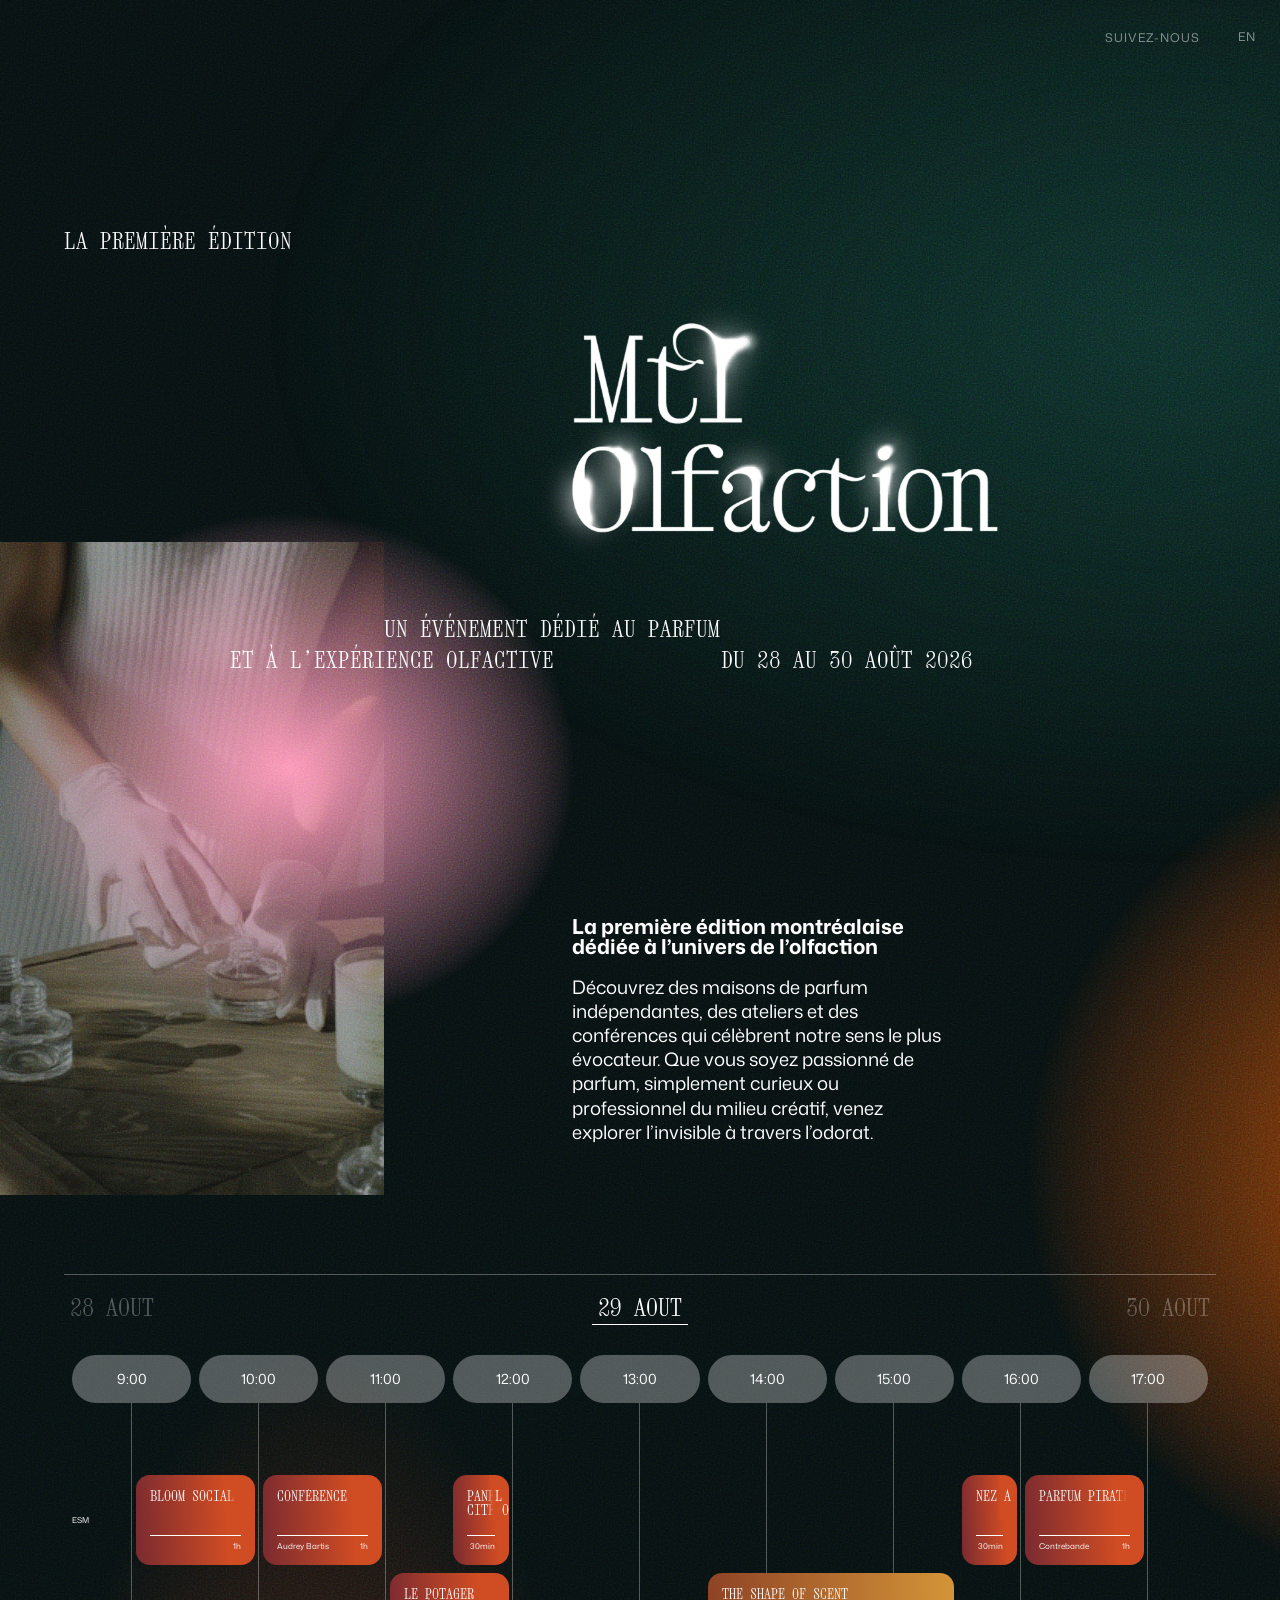
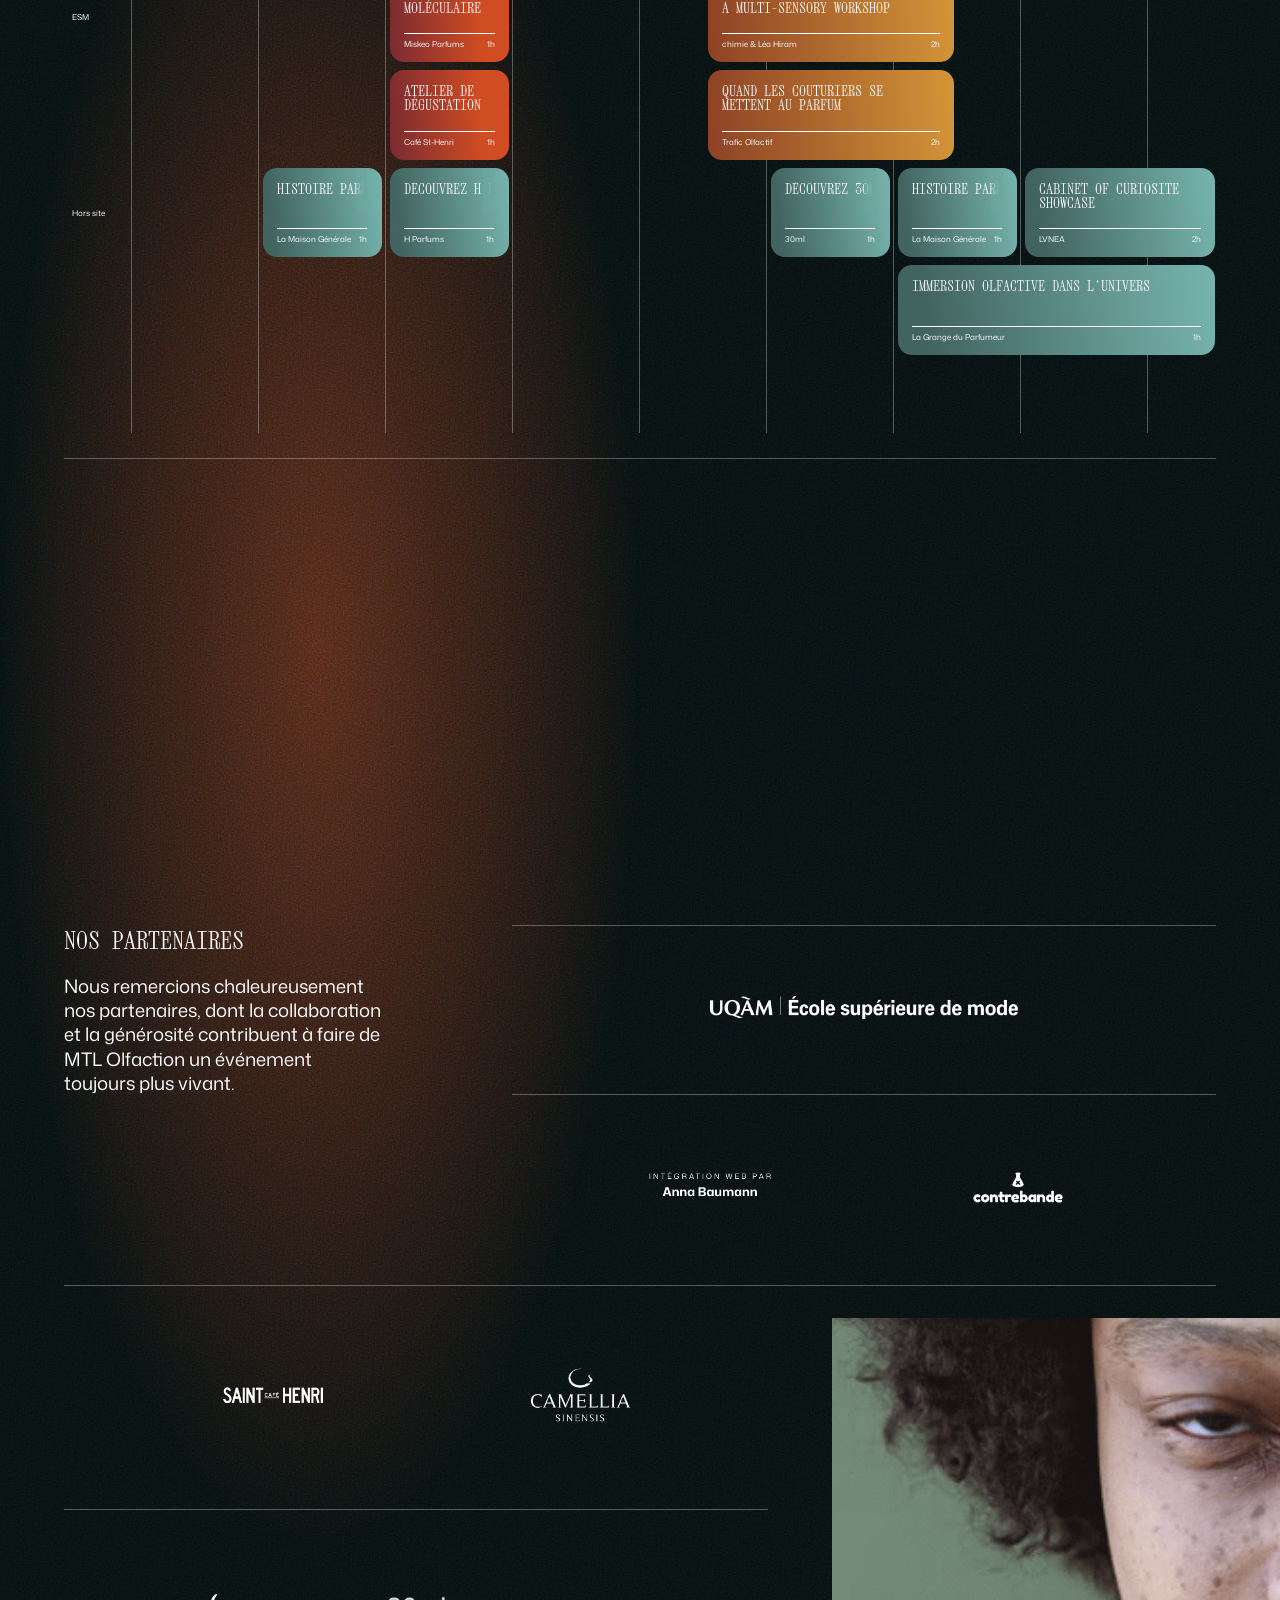
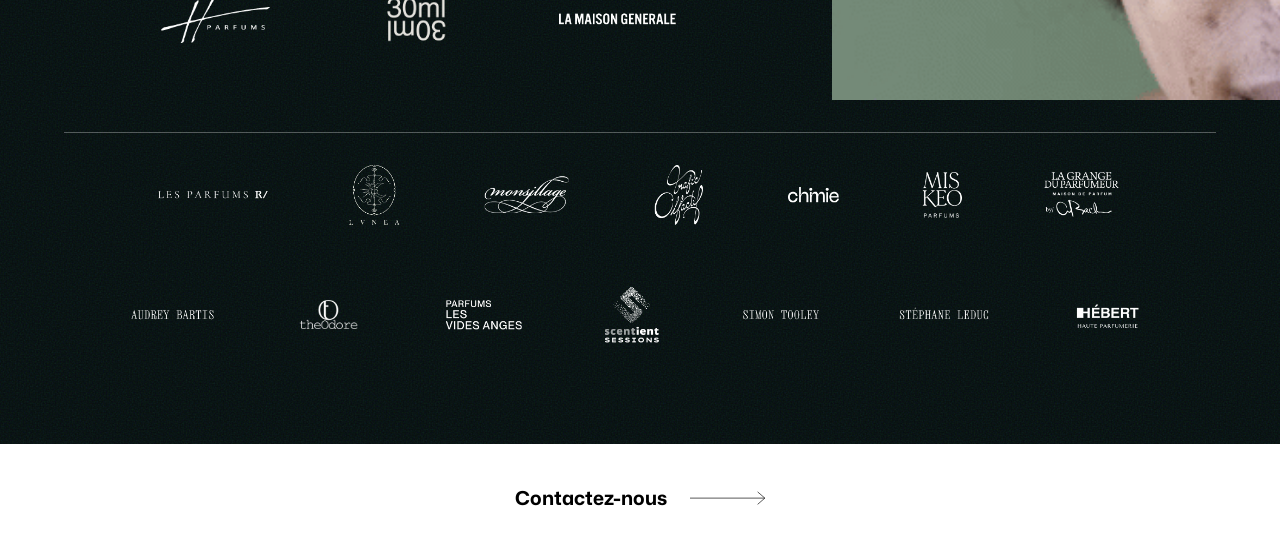
<file: index.html>
<!DOCTYPE html>
<html lang="fr">
<head>
    <meta charset="UTF-8">
    <meta name="viewport" content="width=device-width, initial-scale=1.0">
    <title>Montreal olfaction — Un événement dédié au parfum et à l’expérience olfactive, du 28 au 30 août 2026</title>
    <link rel="icon" type="image/x-icon" href="assets/img/favicon.ico">
    <meta property="og:image" content="assets/img/share.png">
    <meta property="og:image:width" content="1200">
    <meta property="og:image:height" content="630">

    <link rel="preconnect" href="https://fonts.googleapis.com">
    <link rel="preconnect" href="https://fonts.gstatic.com" crossorigin>
    <link href="https://fonts.googleapis.com/css2?family=Mona+Sans:ital,wght@0,200..900;1,200..900&family=Xanh+Mono:ital@0;1&display=swap" rel="stylesheet">
    <link rel="stylesheet" href="./assets/style/base.css">
    <link rel="stylesheet" href="./assets/style/background.css">
    <link rel="stylesheet" href="./assets/style/splash.css">
    <link rel="stylesheet" href="./assets/style/presentation.css">
    <link rel="stylesheet" href="./assets/style/calendar.css">
    <link rel="stylesheet" href="./assets/style/sponsors.css">
    <link rel="stylesheet" href="./assets/style/contact.css">
    <link rel="stylesheet" href="./assets/style/pannel.css">
</head>
<body>
    <a class="follow" target="_blank" href="https://www.instagram.com/mtlolfaction/">Suivez-nous</a>
    <nav class="lang-switcher">
        <a class="lang-switcher__link" href="./en/index.html">EN</a>
    </nav>
    <div class="background">
        <svg class="background__noise" xmlns='http://www.w3.org/2000/svg'>
            <filter id='noiseFilter'>
                <feTurbulence 
                id="noise"
                type='fractalNoise' 
                seed='1'
                baseFrequency='0.65' 
                numOctaves='1' 
                stitchTiles='stitch' />
            </filter>

            <rect width='100%' height='100%' filter='url(#noiseFilter)'>
            </rect>
        </svg>
        <div class="background__circle-green"></div>
        <div class="background__circle-big-orange"></div>
        <div class="background__circle-pink"></div>
        <div class="background__circle-brown"></div>
        <section class="pannel js-pannel hide">
            <button class="pannel__close js-pannel-close">
                <div class="visually-hidden">close pannel</div>
                <svg xmlns="http://www.w3.org/2000/svg" width="145" height="145" viewBox="0 0 145 145" fill="none">
                    <line x1="35.3554" y1="107.48" x2="107.48" y2="35.3553" stroke="white" stroke-width="2"/>
                    <line x1="107.48" y1="108.894" x2="35.3555" y2="36.7696" stroke="white" stroke-width="2"/>
                </svg>
            </button>
            <div class="pannel__scroll">
                <header class="pannel__header">
                    <div class="pannel__tags">
                        <span class="pannel__tag">salle a</span>
                        <span class="pannel__tag">2h</span>
                    </div>
                </header>
                <h3 class="pannel__big-title">Quand les couturiers se mettent au parfum</h3>
                <div class="pannel__row">
                    <div class="pannel__organizer">par <b>Traffic Olfactif</b></div>
                    <div class="pannel__places">15 places</div>
                    <div class="pannel__hours">9:00 à 11:00</div>
                </div>
                <div class="pannel__row pannel__place">
                    <div>
                        <b>école supérieur de la mode</b>
                    </div>
                    <div>280 E rue Sainte-Catherine E, Montreal</div>
                </div>
                <div class="pannel__content">
                    <h4 class="pannel__title">L'évènement</h4>
                    <div class="pannel__text">
                        Voyageuse dans l’âme, curieuse du monde et passionnée par les 
                        rencontres, elle s’émerveille de tout ce qui raconte une 
                        histoire et révèle une émotion. Au fil de ses explorations, 
                        l’univers de la parfumerie s’est imposé comme une évidence, 
                        devenant bien plus qu’une passion : une véritable quête, 
                        son graal. Entre curiosité, sensibilité et intuition, 
                        elle cultive l’art de relier les êtres, les connaissances 
                        et les odeurs pour créer des expériences profondément 
                        humaines, mémorables et pleines d’émerveillement.
                    </div>
                    <h4 class="pannel__title">Biographie</h4>
                    <div class="pannel__text">
                        Voyageuse dans l’âme, curieuse du monde et passionnée par les 
                        rencontres, elle s’émerveille de tout ce qui raconte une 
                        histoire et révèle une émotion. Au fil de ses explorations, 
                        l’univers de la parfumerie s’est imposé comme une évidence, 
                        devenant bien plus qu’une passion : une véritable quête, 
                        son graal. Entre curiosité, sensibilité et intuition, 
                        elle cultive l’art de relier les êtres, les connaissances 
                        et les odeurs pour créer des expériences profondément 
                        humaines, mémorables et pleines d’émerveillement.
                    </div>
                </div>
            </div>
            <a href="" class="pannel__link">
                <div class="pannel__link-left">
                    <span class="pannel__link-box">Gratuit</span>
                    <span>Réservez votre place</span>
                </div>
                <svg xmlns="http://www.w3.org/2000/svg" width="67" height="40" viewBox="0 0 67 40" fill="none">
                    <line x1="-8.74228e-08" y1="19.168" x2="65" y2="19.168" stroke="#1B1B1B" stroke-width="2"/>
                    <path d="M44.2857 38.5954L65 19.6669L44.2857 0.73828" stroke="#1B1B1B" stroke-width="2"/>
                </svg>
            </a>
        </section> 
        <section class="splash">
            <div class="splash__intro">La première édition</div>
            <h1 class="splash__title visually-hidden">Mtl Olfaction</h1>
            <img class="splash__logo" src="./assets/img/mtlolfaction-logo.png" alt="">
            <div class="splash__subtext splash__subtext--1">Un événement dédié au parfum</div>
            <div class="splash__subtexts">
                <div class="splash__subtext splash__subtext--2">ET à l’expérience olfactive</div>
                <div class="splash__subtext splash__subtext--date">Du 28 au 30 août 2026</div>
            </div>
        </section>
        <section class="presentation">
            <div class="presentation__img">
                <img src="./assets/img/presentation.gif" alt="">
            </div>
            <div class="presentation__content">
                <h2 class="presentation__title">La première édition montréalaise dédiée à l’univers de l’olfaction</h2>
                <div class="presentation__text">
                    Découvrez des maisons de parfum indépendantes, des ateliers 
                    et des conférences qui célèbrent notre sens le plus évocateur. 
                    Que vous soyez passionné de parfum, simplement curieux ou 
                    professionnel du milieu créatif, venez explorer l’invisible à 
                    travers l’odorat.
                </div>
            </div>
        </section>

        <section class="calendar ">
            <header class="calendar__header">
                <button data-day="28" class="calendar__day js-calendar-button ">28 aout</button>
                <button data-day="29" class="calendar__day js-calendar-button current">29 aout</button>
                <button data-day="30" class="calendar__day js-calendar-button">30 aout</button>
            </header>
            <div class="calendar__container">
                <div id="day28" class="calendar__the-day js-calendar-day ">
                    <div class="calendar__hours grid">
                        <div class="calendar__hour">9:00</div>
                        <div class="calendar__hour">10:00</div>
                        <div class="calendar__hour">11:00</div>
                        <div class="calendar__hour">12:00</div>
                        <div class="calendar__hour">13:00</div>
                        <div class="calendar__hour">14:00</div>
                        <div class="calendar__hour">15:00</div>
                        <div class="calendar__hour">16:00</div>
                        <div class="calendar__hour">17:00</div>
                    </div>
                    <div class="calendar__timetable ">
                        <div class="calendar__lines grid">
                            <div class="calendar__line"></div>
                            <div class="calendar__line"></div>
                            <div class="calendar__line"></div>
                            <div class="calendar__line"></div>
                            <div class="calendar__line"></div>
                            <div class="calendar__line"></div>
                            <div class="calendar__line"></div>
                            <div class="calendar__line"></div>
                            <div class="calendar__line"></div>
                        </div>
                        <a href="https://www.eventbrite.com/e/mtl-olfaction-soiree-douverture-event-opening-tickets-1993885014753?aff=oddtdtcreator" target="_blank" class="calendar__event event event--d event--soiree calendar__event--start-17 calendar__duration--0_5">
                            <div class="event__title">
                                Soirée d'ouverture
                            </div>
                        </a>
                    </div>
                </div>
                <div id="day29" class="calendar__the-day js-calendar-day current">
                    <div class="calendar__hours grid">
                        <div class="calendar__hour">9:00</div>
                        <div class="calendar__hour">10:00</div>
                        <div class="calendar__hour">11:00</div>
                        <div class="calendar__hour">12:00</div>
                        <div class="calendar__hour">13:00</div>
                        <div class="calendar__hour">14:00</div>
                        <div class="calendar__hour">15:00</div>
                        <div class="calendar__hour">16:00</div>
                        <div class="calendar__hour">17:00</div>
                    </div>
                    <div class="calendar__timetable ">
                        <div class="calendar__lines grid">
                            <div class="calendar__line"></div>
                            <div class="calendar__line"></div>
                            <div class="calendar__line"></div>
                            <div class="calendar__line"></div>
                            <div class="calendar__line"></div>
                            <div class="calendar__line"></div>
                            <div class="calendar__line"></div>
                            <div class="calendar__line"></div>
                            <div class="calendar__line"></div>
                        </div>
                        <div class="calendar__timetable-row grid">
                            <div class="calendar__place">ESM</div>
                            <a href="https://www.eventbrite.ca/e/1993885315653?aff=oddtdtcreator" target="_blank" class="calendar__event event event--a calendar__event--start-9 calendar__duration--1">
                                <div class="event__title">
                                    Bloom social
                                </div>
                                <div class="event__footer">
                                    <div class="event__organizer"></div>
                                    <div class="event__duration">1h</div>
                                </div>
                            </a>
                            <a href="https://www.eventbrite.ca/e/1993886599493?aff=oddtdtcreator" target="_blank" class="calendar__event event event--a calendar__event--start-10 calendar__duration--1">
                                <div class="event__title">
                                    Conférence
                                </div>
                                <div class="event__footer">
                                    <div class="event__organizer">Audrey Bartis</div>
                                    <div class="event__duration">1h</div>
                                </div>
                            </a>
                            <a href="https://www.eventbrite.ca/e/1993887961567?aff=oddtdtcreator" target="_blank" class="calendar__event event event--a calendar__event--start-11_5 calendar__duration--0_5">
                                <div class="event__title">
                                    Panel :  Montréal,<br> cité olfactive
                                </div>
                                <div class="event__footer">
                                    <div class="event__organizer"></div>
                                    <div class="event__duration">30min</div>
                                </div>
                            </a>
                            <a href="https://www.eventbrite.com/e/nez-a-nez-tickets-1993884727895?aff=oddtdtcreator" target="_blank" class="calendar__event event event--a calendar__event--start-15_5 calendar__duration--0_5">
                                <div class="event__title">
                                    Nez à Nez
                                </div>
                                <div class="event__footer">
                                    <div class="event__organizer"></div>
                                    <div class="event__duration">30min</div>
                                </div>
                            </a>
                            <a href="https://www.eventbrite.ca/e/1993890109993?aff=oddtdtcreator" target="_blank" class="calendar__event event event--a calendar__event--start-16 calendar__duration--1">
                                <div class="event__title">
                                    Parfum pirate
                                </div>
                                <div class="event__footer">
                                    <div class="event__organizer">Contrebande</div>
                                    <div class="event__duration">1h</div>
                                </div>
                            </a>
                        </div>
                        <div class="calendar__timetable-row grid">
                            <div class="calendar__place">ESM</div>
                            <a href="https://www.eventbrite.ca/e/1993889099972?aff=oddtdtcreator" target="_blank" class="calendar__event event event--a calendar__event--start-11 calendar__duration--1">
                                <div class="event__title">
                                    Le potager <br> moléculaire
                                </div>
                                <div class="event__footer">
                                    <div class="event__organizer">Miskeo Parfums</div>
                                    <div class="event__duration">1h</div>
                                </div>
                            </a>
                            <a href="https://chimiescent.com/events-perfumers/mtl-olfaction" target="_blank" class="calendar__event event event--b calendar__event--start-13_5 calendar__duration--2">
                                <div class="event__title">
                                    The shape of scent <br> A multi-sensory workshop
                                </div>
                                <div class="event__footer">
                                    <div class="event__organizer">chimie & Léa Hiram</div>
                                    <div class="event__duration">2h</div>
                                </div>
                            </a>
                            <a href="https://www.eventbrite.ca/e/1993883268530?aff=oddtdtcreator" target="_blank" class="calendar__event event event--a calendar__event--start-11 calendar__duration--1">
                                <div class="event__title">
                                    Atelier de <br>dégustation
                                </div>
                                <div class="event__footer">
                                    <div class="event__organizer">Café St-Henri</div>
                                    <div class="event__duration">1h</div>
                                </div>
                            </a>
                            <a href="https://www.eventbrite.ca/e/1993874720964?aff=oddtdtcreator" target="_blank" class="calendar__event event event--b calendar__event--start-13_5 calendar__duration--2">
                                <div class="event__title">
                                    Quand les couturiers se <br> mettent au parfum
                                </div>
                                <div class="event__footer">
                                    <div class="event__organizer">Trafic Olfactif</div>
                                    <div class="event__duration">2h</div>
                                </div>
                            </a>
                        </div>
                        <div class="calendar__timetable-row grid grid--pb">
                            <div class="calendar__place">Hors site</div>

                            <a href="https://www.eventbrite.ca/e/1993890367764?aff=oddtdtcreator" target="_blank" class="calendar__event event event--c calendar__event--start-10 calendar__duration--1">
                                <div class="event__title">
                                    Histoire parfumée
                                </div>
                                <div class="event__footer">
                                    <div class="event__organizer">La Maison Générale</div>
                                    <div class="event__duration">1h</div>
                                </div>
                            </a>
                            <a href="https://www.eventbrite.ca/e/1993890734862?aff=oddtdtcreator" target="_blank" class="calendar__event event event--c calendar__event--start-11 calendar__duration--1">
                                <div class="event__title">
                                    Découvrez H Parfums
                                </div>
                                <div class="event__footer">
                                    <div class="event__organizer">H Parfums</div>
                                    <div class="event__duration">1h</div>
                                </div>
                            </a>
                            <a href="https://www.eventbrite.ca/e/1993891275479?aff=oddtdtcreator" target="_blank" class="calendar__event event event--c calendar__event--start-14 calendar__duration--1">
                                <div class="event__title">
                                    Découvrez 30ml
                                </div>
                                <div class="event__footer">
                                    <div class="event__organizer">30ml</div>
                                    <div class="event__duration">1h</div>
                                </div>
                            </a>
                            <a href="https://www.eventbrite.ca/e/1993890367764?aff=oddtdtcreator" target="_blank" class="calendar__event event event--c calendar__event--start-15 calendar__duration--1">
                                <div class="event__title">
                                    Histoire parfumée
                                </div>
                                <div class="event__footer">
                                    <div class="event__organizer">La Maison Générale</div>
                                    <div class="event__duration">1h</div>
                                </div>
                            </a>
                            <a href="https://www.lvnea.ca/blogs/notesfromtheperfumery/the-cabinet-of-scents-a-showcase-of-strange-perfume-materials-from-past-present" target="_blank" class="calendar__event event event--c calendar__event--start-16 calendar__duration--2">
                                <div class="event__title">
                                    Cabinet of curiosite <br> showcase
                                     
                                </div>
                                <div class="event__footer">
                                    <div class="event__organizer">LVNEA</div>
                                    <div class="event__duration">2h</div>
                                </div>
                            </a>
                            <a href="https://alexandrabach.com/products/mtl-olfaction" target="_blank" class="calendar__event event event--c calendar__event--start-15 calendar__duration--3">
                                <div class="event__title">
                                    Immersion olfactive dans l’univers d’une Maison de Haute Parfumerie
                                </div>
                                <div class="event__footer">
                                    <div class="event__organizer">La Grange du Parfumeur</div>
                                    <div class="event__duration">1h</div>
                                </div>
                            </a>
                        </div>
                    </div>
                </div>
                <div id="day30" class="calendar__the-day js-calendar-day">
                    <div class="calendar__hours grid">
                        <div class="calendar__hour">9:00</div>
                        <div class="calendar__hour">10:00</div>
                        <div class="calendar__hour">11:00</div>
                        <div class="calendar__hour">12:00</div>
                        <div class="calendar__hour">13:00</div>
                        <div class="calendar__hour">14:00</div>
                        <div class="calendar__hour">15:00</div>
                        <div class="calendar__hour">16:00</div>
                        <div class="calendar__hour">17:00</div>
                    </div>
                    <div class="calendar__timetable ">
                        <a href="https://www.eventbrite.ca/e/1993890284515?aff=oddtdtcreator" target="_blank" class="calendar__event event event--d event--soiree calendar__event--start-17 calendar__duration--0_5">
                            <div class="event__title">
                                Soirée de fermeture
                            </div>
                        </a>
                        <div class="calendar__lines grid">
                            <div class="calendar__line"></div>
                            <div class="calendar__line"></div>
                            <div class="calendar__line"></div>
                            <div class="calendar__line"></div>
                            <div class="calendar__line"></div>
                            <div class="calendar__line"></div>
                            <div class="calendar__line"></div>
                            <div class="calendar__line"></div>
                            <div class="calendar__line"></div>
                        </div>
                        <div class="calendar__timetable-row grid">
                            <div class="calendar__place">Sur site</div>
                            <a href="https://www.eventbrite.ca/e/1993885315653?aff=oddtdtcreator" target="_blank" class="calendar__event event event--a calendar__event--start-9 calendar__duration--1">
                                <div class="event__title">
                                    Bloom social
                                </div>
                                <div class="event__footer">
                                    <div class="event__organizer"></div>
                                    <div class="event__duration">1h</div>
                                </div>
                            </a>

                            <a href="https://www.eventbrite.ca/e/1993888857246?aff=oddtdtcreator" target="_blank" class="calendar__event event event--a calendar__event--start-11 calendar__duration--0_5">
                                <div class="event__title">
                                    Conférence <br> Scénographie olfactive
                                </div>
                                <div class="event__footer">
                                    <div class="event__organizer"></div>
                                    <div class="event__duration">30min</div>
                                </div>
                            </a>
                            <a href="https://www.eventbrite.ca/e/1993888554340?aff=oddtdtcreator" target="_blank" class="calendar__event event event--a calendar__event--start-11_5 calendar__duration--0_5">
                                <div class="event__title">
                                    Panel : Olfaction <br> in your daily routine
                                </div>
                                <div class="event__footer">
                                    <div class="event__organizer"></div>
                                    <div class="event__duration">30min</div>
                                </div>
                            </a>
                            <a href="https://www.eventbrite.ca/e/1993888414923?aff=oddtdtcreator" target="_blank" class="calendar__event event event--a calendar__event--start-13_5 calendar__duration--0_5">
                                <div class="event__title">
                                    Panel : <br> patrimoine olfactif
                                </div>
                                <div class="event__footer">
                                    <div class="event__organizer"></div>
                                    <div class="event__duration">30min</div>
                                </div>
                            </a>
                            <a href="https://www.eventbrite.com/e/sens-dessus-dessous-tickets-1997643786340?aff=oddtdtcreator" target="_blank" class="calendar__event event event--a calendar__event--start-15_5 calendar__duration--1_5">
                                <div class="event__title">
                                    Sens dessus dessous
                                </div>
                                <div class="event__footer">
                                    <div class="event__organizer">Kanopé</div>
                                    <div class="event__duration">1h30</div>
                                </div>
                            </a>
                        </div>
                        <div class="calendar__timetable-row grid">
                            <div class="calendar__place">Sur site</div>
                            <a href="https://www.lvnea.ca/products/workshop-live-introduction-to-artisanal-plant-extractions" target="_blank" class="calendar__event event event--b calendar__event--start-10 calendar__duration--2">
                                <div class="event__title">
                                    Atelier on alternative <br> extraction for perfumery 
                                </div>
                                <div class="event__footer">
                                    <div class="event__organizer">LVNEA</div>
                                    <div class="event__duration">2h</div>
                                </div>
                            </a>
                            <a href="https://www.eventbrite.ca/e/1993889743898?aff=oddtdtcreator" target="_blank" class="calendar__event event event--b calendar__event--start-13_5 calendar__duration--3_5">
                                <div class="event__title">
                                    Atelier de parfum :<br> les vintage modernisés
                                </div>
                                <div class="event__footer">
                                    <div class="event__organizer">Les Parfums R/</div>
                                    <div class="event__duration">3h30</div>
                                </div>
                            </a>
                        </div>
                        <div class="calendar__timetable-row grid">
                            <div class="calendar__place">Hors site</div>
                            <a href="https://www.eventbrite.ca/e/1993890367764?aff=oddtdtcreator" target="_blank" class="calendar__event event event--c calendar__event--start-10 calendar__duration--1">
                                <div class="event__title">
                                    Histoire parfumée
                                </div>
                                <div class="event__footer">
                                    <div class="event__organizer">La Maison Générale</div>
                                    <div class="event__duration">1h</div>
                                </div>
                            </a>

                            <a href=" https://www.eventbrite.ca/e/1993886075927?aff=oddtdtcreator" target="_blank" class="calendar__event event event--c calendar__event--start-13_5 calendar__duration--3">
                                <div class="event__title">
                                    Visite de l'atelier Monsillage
                                    <br> départ à 13h30, 14h30 & 15h30
                                </div>
                                <div class="event__footer">
                                    <div class="event__organizer">Trafic Olfactif</div>
                                    <div class="event__duration">30min</div>
                                </div>
                            </a>
                            <!-- <a href="#" target="_blank" class="calendar__event event event--c calendar__event--start-15 calendar__duration--1">
                                <div class="event__title">
                                    Online - Bruce Holston
                                </div>
                                <div class="event__footer">
                                    <div class="event__organizer">Bruce Holston</div>
                                    <div class="event__duration">1h</div>
                                </div>
                            </a> -->
                            <a href="https://www.eventbrite.com/e/atelier-de-degustation-de-thes-anime-par-camellia-sinensis-tickets-1994914777802?aff=oddtdtcreator" target="_blank" class="calendar__event event event--c calendar__event--start-10 calendar__duration--1">
                                <div class="event__title">
                                    Atelier de dégustation de thés
                                </div>
                                <div class="event__footer">
                                    <div class="event__organizer">Camellia Sinensis</div>
                                    <div class="event__duration">1h</div>
                                </div>
                            </a>
                            <a href="https://www.eventbrite.ca/e/scent-the-subconscious-sense-online-tickets-1993732247823" target="_blank" class="calendar__event event event--c calendar__event--start-16 calendar__duration--1">
                                <div class="event__title">
                                    Online <br> Subconscious scents
                                </div>
                                <div class="event__footer">
                                    <div class="event__organizer">Scentient Sessions</div>
                                    <div class="event__duration">1h</div>
                                </div>
                            </a>
                        </div>
                    </div>
                </div>
            </div>
        </section>
        <section class="sponsors">
            <div class="sponsors__row">
                <div class="sponsors__content">
                    <h2 class="sponsors__title">Nos partenaires</h2>
                    <p class="sponsors__text">Nous remercions chaleureusement nos partenaires, dont la collaboration et la générosité contribuent à faire de MTL Olfaction un événement toujours plus vivant.</p>
                </div>
                <div class="sponsors__lines">
                    <div class="sponsors__line">
                        <a href="https://mode.uqam.ca/" class="sponsors__link" target="_blank">
                            <span class="visually-hidden">UQAM école supérieur de mode</span>
                            <img src="./assets/img/sponsors/ESM.png" class="uqam" alt="">
                        </a>
                    </div>
                    <div class="sponsors__line">
                        <a href="https://www.annabaumann.fr/"  class="sponsors__link" target="_blank">
                            <img src="./assets/img/sponsors/AnnaB-logo.png" alt="">
                        </a>
                        <a href="https://contrebande.co/en-ca" class="sponsors__link" target="_blank">
                            <span class="visually-hidden">Contre bande</span>
                            <img src="./assets/img/sponsors/contrebande-logo.png" alt="">
                        </a>
                    </div>
                </div>
            </div>
            <div class="sponsors__row sponsors__row--border">
                <div class="sponsors__lines ">
                    <div class="sponsors__line sponsors__line--no-border">
                        <a href="https://sainthenri.ca/" class="sponsors__link" target="_blank">
                            <span class="visually-hidden">Saint-Henri</span>
                            <img src="./assets/img/sponsors/csh-logo.png" alt="">
                        </a>
                        <a href="https://camellia-sinensis.com/fr" class="sponsors__link" target="_blank">
                            <span class="visually-hidden">camellia sinensis</span>
                            <img src="./assets/img/sponsors/camellia-logo.png" alt="">
                        </a>
                    </div>
                    <div class="sponsors__line">
                        <a href="https://hparfums.com/fr" class="sponsors__link" target="_blank">
                            <span class="visually-hidden">H parfums</span>
                            <img src="./assets/img/sponsors/hparfum-logo.png" alt="">
                        </a>
                        <a href="https://30ml.ca/" class="sponsors__link" target="_blank">
                            <span class="visually-hidden">30 ml</span>
                            <img src="./assets/img/sponsors/30ml-logo.png" alt="">
                        </a>
                        <a href="https://lamaisongenerale.ca/collections/parfums" class="sponsors__link" target="_blank">
                            <span class="visually-hidden">La maison générale</span>
                            <img src="./assets/img/sponsors/lmg-logo.png" alt="">
                        </a>
                    </div>
                </div>
                <div class="sponsors__content sponsors__content--right">
                    <div class="sponsors__img-container">
                        <img src="./assets/img/sponsor.gif" alt="" class="sponsors__img">
                    </div>
                </div>
            </div>
            <div class="sponsors__row sponsors__row--border">
                <div class="sponsors__lines sponsors__lines--alot">
                    <a href="https://www.instagram.com/lesparfumsr/" class="sponsors__link" target="_blank">
                        <span class="visually-hidden">les parfums r</span>
                        <img src="./assets/img/sponsors/lesparfumsr-logo.png" alt="">
                    </a> 
                    <a href="https://www.lvnea.ca/fr" class="sponsors__link" target="_blank">
                        <span class="visually-hidden">Lunea</span>
                        <img src="./assets/img/sponsors/lvnea-logo.png" alt="">
                    </a> 
                    <a href="https://monsillage.com/" class="sponsors__link" target="_blank">
                        <span class="visually-hidden">Mon sillage</span>
                        <img src="./assets/img/sponsors/monsillage-logo.png" alt="">
                    </a> 
                    <a href="https://www.traficolfactif.com/" class="sponsors__link" target="_blank">
                        <span class="visually-hidden">traffic olfactif</span>
                        <img src="./assets/img/sponsors/trafficolfactif-logo.png" alt="">
                    </a> 
                    <a href="https://chimiescent.com/shop" class="sponsors__link" target="_blank">
                        <span class="visually-hidden">Chimie</span>
                        <img src="./assets/img/sponsors/chimie-logo.png" alt="">
                    </a> 
                    <a href="https://miskeoparfums.com/" class="sponsors__link" target="_blank">
                        <span class="visually-hidden">Miskeo</span>
                        <img src="./assets/img/sponsors/miskeo-logo.png" alt="">
                    </a> 
                    <a href="https://alexandrabach.com/en" class="sponsors__link" target="_blank">
                        <span class="visually-hidden">la grange du parfumeur</span>
                        <img src="./assets/img/sponsors/lgp-logo.png" alt="">
                    </a> 
                    <a href="" class="sponsors__link" target="_blank">
                        <span class="visually-hidden">Audrey Bartis</span>
                        <img src="./assets/img/sponsors/audreyB-logo.png" alt="">
                    </a> 
                    <a href="" class="sponsors__link" target="_blank">
                        <span class="visually-hidden">Theodore white</span>
                        <img src="./assets/img/sponsors/theodore-logo.png" alt="">
                    </a> 
                    <a href="https://www.videsanges.com/fr" class="sponsors__link" target="_blank">
                        <span class="visually-hidden">Parfum les vides anges</span>
                        <img src="./assets/img/sponsors/plva-logo.png" alt="">
                    </a> 
                    <a href="https://www.facebook.com/ScentientSessions/" class="sponsors__link" target="_blank">
                        <span class="visually-hidden">scientient sessions</span>
                        <img src="./assets/img/sponsors/scentient-logo.png" alt="">
                    </a> 
                    <a href="https://www.instagram.com/simonntooley/" class="sponsors__link" target="_blank">
                        <span class="visually-hidden">Simon Tooley</span>
                        <img src="./assets/img/sponsors/simon-logo.png" alt="">
                    </a> 
                    <a href="https://www.instagram.com/monsieurlegrandduc/?hl=fr" class="sponsors__link" target="_blank">
                        <span class="visually-hidden">Stéphane Leduc</span>
                        <img src="./assets/img/sponsors/stephane-logo.png" alt="">
                    </a> 
                    <a href="https://hebertperfumes.com/fr" class="sponsors__link" target="_blank">
                        <span class="visually-hidden">Hebert haute parfumerie</span>
                        <img src="./assets/img/sponsors/hebert-logo.png" alt="">
                    </a> 
                </div>
            </div>
        </section>
        <footer class="contact">
            <a href="mailto:mtlolfaction@gmail.com" class="contact__link" href="">
                <span>
                    Contactez-nous 
                </span>
                <svg xmlns="http://www.w3.org/2000/svg" width="115" height="20" viewBox="0 0 115 20" fill="none">
                    <line y1="9.87842" x2="114" y2="9.87842" stroke="black"/>
                    <path d="M103 19.3784L114 9.87842L103 0.378417" stroke="black"/>
                </svg>
            </a>
        </footer>
    </div>
    <script type="text/javascript" src="./assets/script/script.js"></script>
</body>
</html>
</file>
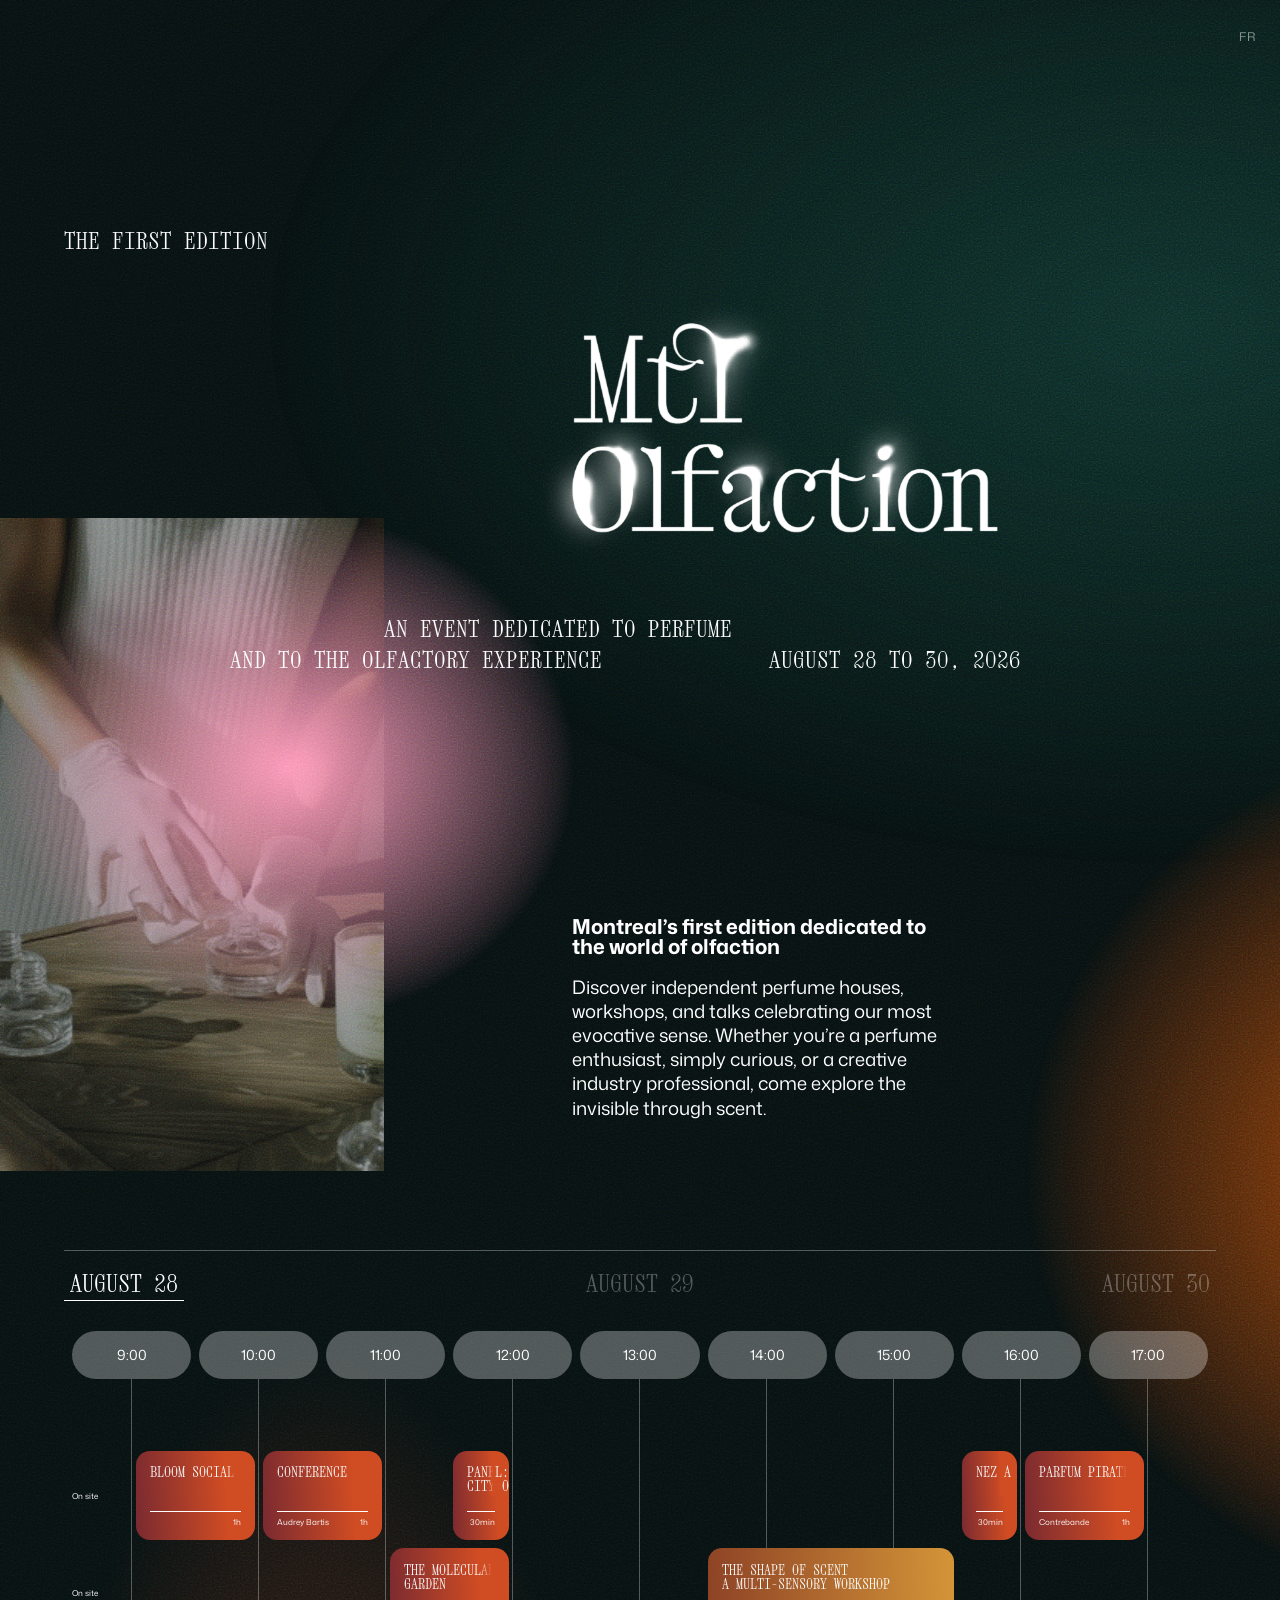
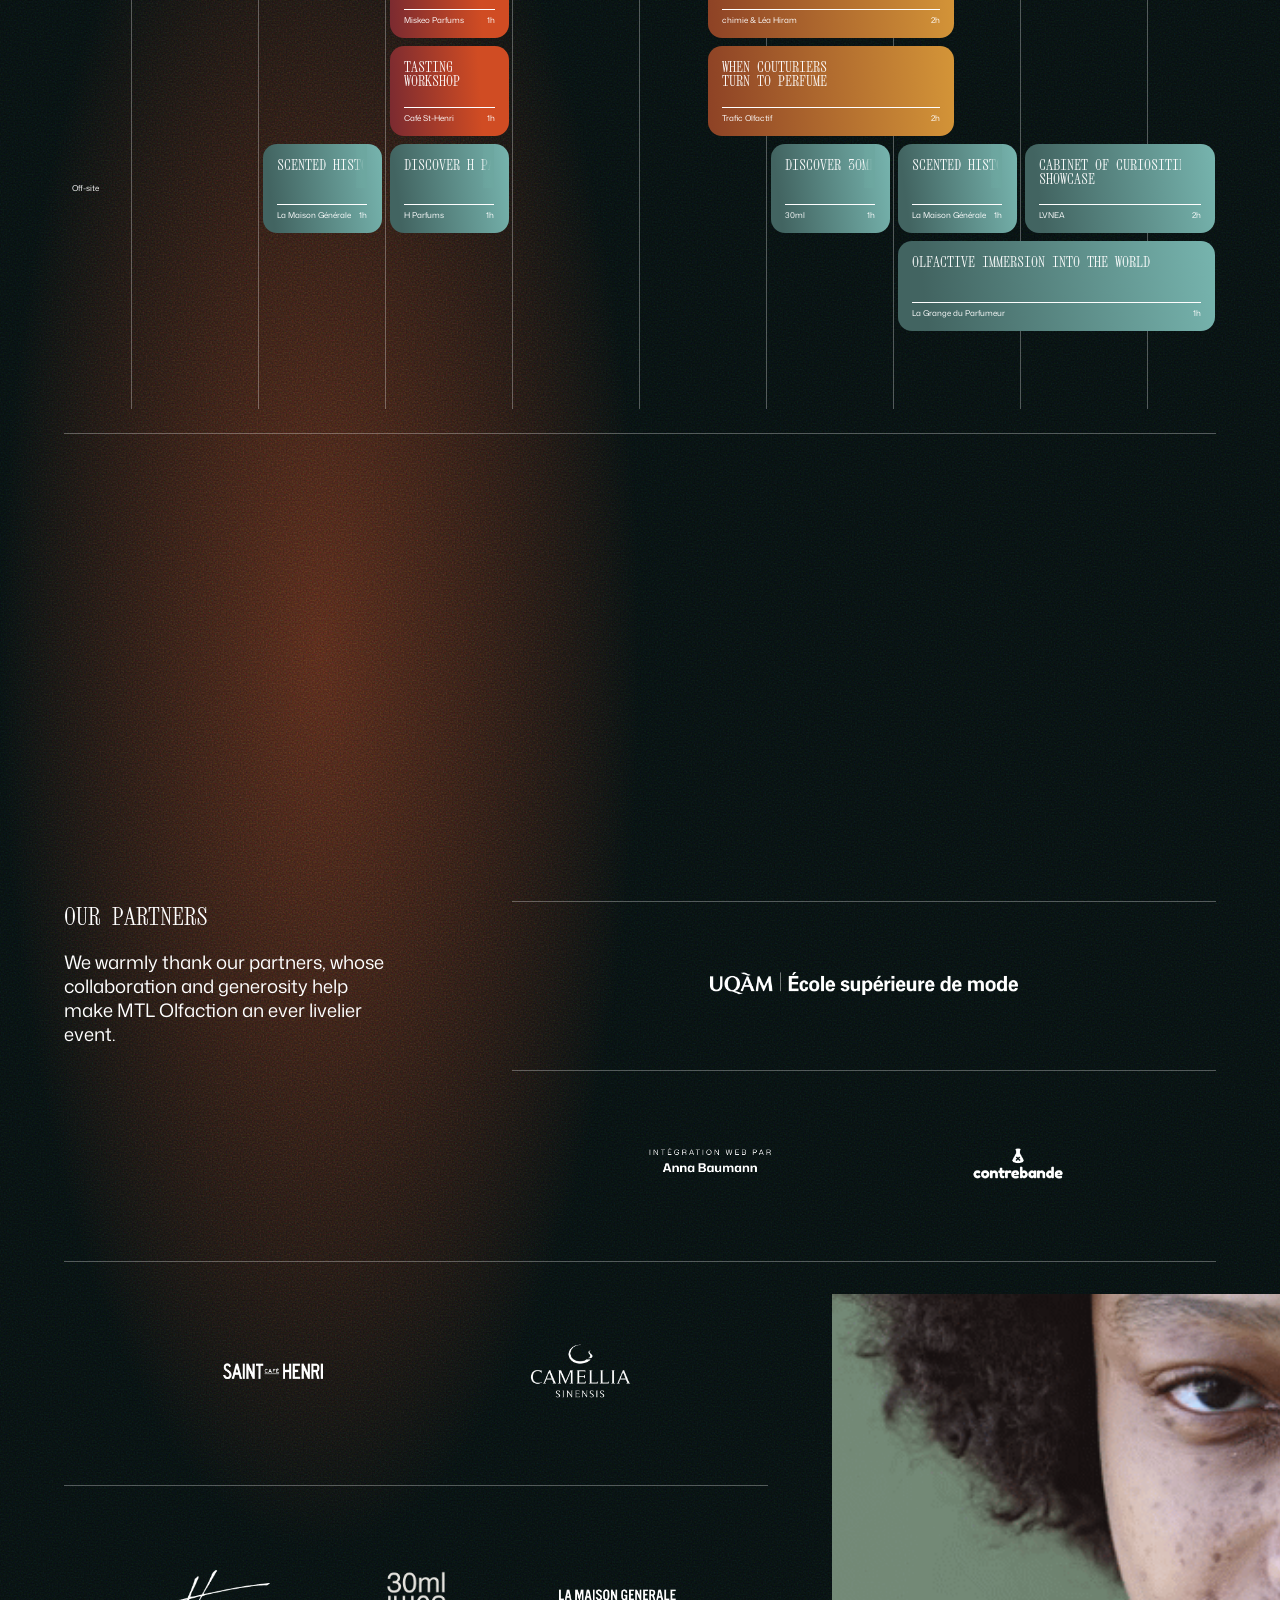
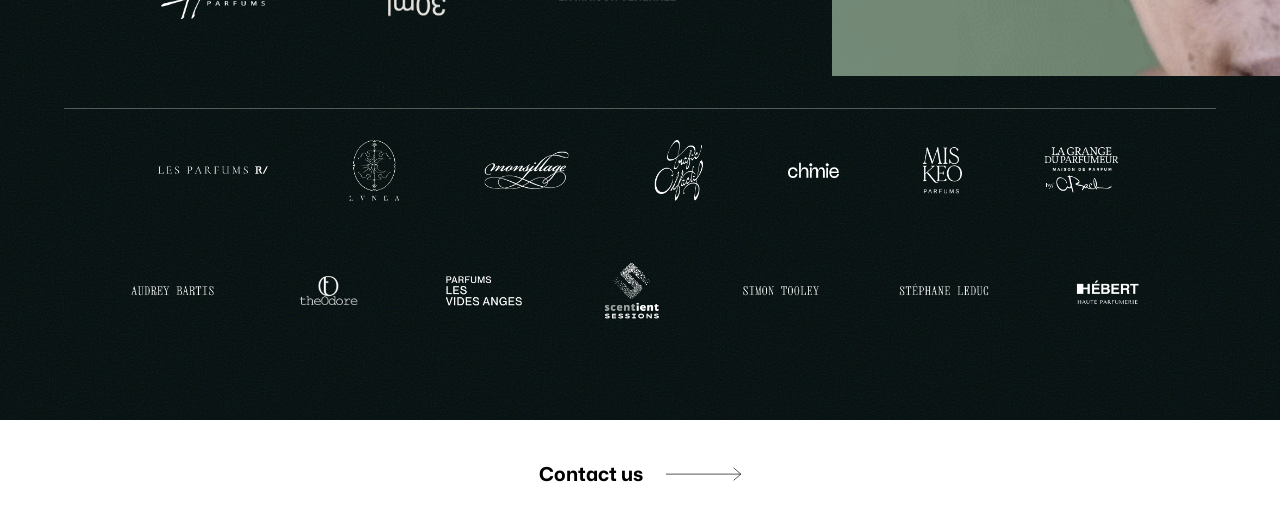
<file: en/index.html>
<!DOCTYPE html>
<html lang="en">
<head>
    <meta charset="UTF-8">
    <meta name="viewport" content="width=device-width, initial-scale=1.0">
    <title>Montreal Olfaction — An event dedicated to perfume and the olfactory experience, August 28–30, 2026</title>
    <link rel="icon" type="image/x-icon" href="../assets/img/favicon.ico">
    <meta property="og:image" content="assets/img/share.png">
    <meta property="og:image:width" content="1200">
    <meta property="og:image:height" content="630">
    <link rel="preconnect" href="https://fonts.googleapis.com">
    <link rel="preconnect" href="https://fonts.gstatic.com" crossorigin>
    <link href="https://fonts.googleapis.com/css2?family=Mona+Sans:ital,wght@0,200..900;1,200..900&family=Xanh+Mono:ital@0;1&display=swap" rel="stylesheet">
    <link rel="stylesheet" href="../assets/style/base.css">
    <link rel="stylesheet" href="../assets/style/background.css">
    <link rel="stylesheet" href="../assets/style/splash.css">
    <link rel="stylesheet" href="../assets/style/presentation.css">
    <link rel="stylesheet" href="../assets/style/calendar.css">
    <link rel="stylesheet" href="../assets/style/sponsors.css">
    <link rel="stylesheet" href="../assets/style/contact.css">
</head>
<body>
    <nav class="lang-switcher">
        <a class="lang-switcher__link" href="../index.html">FR</a>
    </nav>
    <div class="background">
        <svg class="background__noise" xmlns='http://www.w3.org/2000/svg'>
            <filter id='noiseFilter'>
                <feTurbulence
                id="noise"
                type='fractalNoise'
                seed='1'
                baseFrequency='0.65'
                numOctaves='1'
                stitchTiles='stitch' />
            </filter>

            <rect width='100%' height='100%' filter='url(#noiseFilter)'>
            </rect>
        </svg>
        <div class="background__circle-green"></div>
        <div class="background__circle-big-orange"></div>
        <div class="background__circle-pink"></div>
        <div class="background__circle-brown"></div>

        <section class="splash">
            <div class="splash__intro">The first edition</div>
            <h1 class="splash__title visually-hidden">Mtl Olfaction</h1>
            <img class="splash__logo" src="../assets/img/mtlolfaction-logo.png" alt="">
            <div class="splash__subtext splash__subtext--1">An event dedicated to perfume</div>
            <div class="splash__subtexts">
                <div class="splash__subtext splash__subtext--2">AND to the olfactory experience</div>
                <div class="splash__subtext splash__subtext--date">August 28 to 30, 2026</div>
            </div>
        </section>
        <section class="presentation">
            <div class="presentation__img">
                <img src="../assets/img/presentation.gif" alt="">
            </div>
            <div class="presentation__content">
                <h2 class="presentation__title">Montreal’s first edition dedicated to the world of olfaction</h2>
                <div class="presentation__text">
                    Discover independent perfume houses, workshops,
                    and talks celebrating our most evocative sense.
                    Whether you’re a perfume enthusiast, simply curious, or a
                    creative industry professional, come explore the invisible
                    through scent.
                </div>
            </div>
        </section>
        <section class="calendar ">
            <header class="calendar__header">
                <button data-day="28" class="calendar__day js-calendar-button current">August 28</button>
                <button data-day="29" class="calendar__day js-calendar-button">August 29</button>
                <button data-day="30" class="calendar__day js-calendar-button">August 30</button>
            </header>
            <div class="calendar__container">
                <div id="day28" class="calendar__the-day js-calendar-day ">
                    <div class="calendar__hours grid">
                        <div class="calendar__hour">9:00</div>
                        <div class="calendar__hour">10:00</div>
                        <div class="calendar__hour">11:00</div>
                        <div class="calendar__hour">12:00</div>
                        <div class="calendar__hour">13:00</div>
                        <div class="calendar__hour">14:00</div>
                        <div class="calendar__hour">15:00</div>
                        <div class="calendar__hour">16:00</div>
                        <div class="calendar__hour">17:00</div>
                    </div>
                    <div class="calendar__timetable ">
                        <div class="calendar__lines grid">
                            <div class="calendar__line"></div>
                            <div class="calendar__line"></div>
                            <div class="calendar__line"></div>
                            <div class="calendar__line"></div>
                            <div class="calendar__line"></div>
                            <div class="calendar__line"></div>
                            <div class="calendar__line"></div>
                            <div class="calendar__line"></div>
                            <div class="calendar__line"></div>
                        </div>
                        <a href="https://www.eventbrite.com/e/mtl-olfaction-soiree-douverture-event-opening-tickets-1993885014753?aff=oddtdtcreator" target="_blank" class="calendar__event event event--d event--soiree calendar__event--start-17 calendar__duration--0_5">
                            <div class="event__title">
                                Opening night
                            </div>
                        </a>
                    </div>
                </div>
                <div id="day29" class="calendar__the-day js-calendar-day current">
                    <div class="calendar__hours grid">
                        <div class="calendar__hour">9:00</div>
                        <div class="calendar__hour">10:00</div>
                        <div class="calendar__hour">11:00</div>
                        <div class="calendar__hour">12:00</div>
                        <div class="calendar__hour">13:00</div>
                        <div class="calendar__hour">14:00</div>
                        <div class="calendar__hour">15:00</div>
                        <div class="calendar__hour">16:00</div>
                        <div class="calendar__hour">17:00</div>
                    </div>
                    <div class="calendar__timetable ">
                        <div class="calendar__lines grid">
                            <div class="calendar__line"></div>
                            <div class="calendar__line"></div>
                            <div class="calendar__line"></div>
                            <div class="calendar__line"></div>
                            <div class="calendar__line"></div>
                            <div class="calendar__line"></div>
                            <div class="calendar__line"></div>
                            <div class="calendar__line"></div>
                            <div class="calendar__line"></div>
                        </div>
                        <div class="calendar__timetable-row grid">
                            <div class="calendar__place">On site</div>
                            <a href="https://www.eventbrite.ca/e/1993885315653?aff=oddtdtcreator" target="_blank" class="calendar__event event event--a calendar__event--start-9 calendar__duration--1">
                                <div class="event__title">
                                    Bloom social
                                </div>
                                <div class="event__footer">
                                    <div class="event__organizer"></div>
                                    <div class="event__duration">1h</div>
                                </div>
                            </a>
                            <a href="https://www.eventbrite.ca/e/1993886599493?aff=oddtdtcreator" target="_blank" class="calendar__event event event--a calendar__event--start-10 calendar__duration--1">
                                <div class="event__title">
                                    Conference
                                </div>
                                <div class="event__footer">
                                    <div class="event__organizer">Audrey Bartis</div>
                                    <div class="event__duration">1h</div>
                                </div>
                            </a>
                            <a href="https://www.eventbrite.ca/e/1993887961567?aff=oddtdtcreator" target="_blank" class="calendar__event event event--a calendar__event--start-11_5 calendar__duration--0_5">
                                <div class="event__title">
                                    Panel: Montreal,<br> city of scent
                                </div>
                                <div class="event__footer">
                                    <div class="event__organizer"></div>
                                    <div class="event__duration">30min</div>
                                </div>
                            </a>
                            <a href="https://www.eventbrite.com/e/nez-a-nez-tickets-1993884727895?aff=oddtdtcreator" target="_blank" class="calendar__event event event--a calendar__event--start-15_5 calendar__duration--0_5">
                                <div class="event__title">
                                    Nez à Nez
                                </div>
                                <div class="event__footer">
                                    <div class="event__organizer"></div>
                                    <div class="event__duration">30min</div>
                                </div>
                            </a>
                            <a href="https://www.eventbrite.ca/e/1993890109993?aff=oddtdtcreator" target="_blank" class="calendar__event event event--a calendar__event--start-16 calendar__duration--1">
                                <div class="event__title">
                                    Parfum pirate
                                </div>
                                <div class="event__footer">
                                    <div class="event__organizer">Contrebande</div>
                                    <div class="event__duration">1h</div>
                                </div>
                            </a>
                        </div>
                        <div class="calendar__timetable-row grid">
                            <div class="calendar__place">On site</div>
                            <a href="https://www.eventbrite.ca/e/1993889099972?aff=oddtdtcreator" target="_blank" class="calendar__event event event--a calendar__event--start-11 calendar__duration--1">
                                <div class="event__title">
                                    The molecular <br> garden
                                </div>
                                <div class="event__footer">
                                    <div class="event__organizer">Miskeo Parfums</div>
                                    <div class="event__duration">1h</div>
                                </div>
                            </a>
                            <a href="https://chimiescent.com/events-perfumers/mtl-olfaction" target="_blank" class="calendar__event event event--b calendar__event--start-13_5 calendar__duration--2">
                                <div class="event__title">
                                    The shape of scent <br> A multi-sensory workshop
                                </div>
                                <div class="event__footer">
                                    <div class="event__organizer">chimie & Léa Hiram</div>
                                    <div class="event__duration">2h</div>
                                </div>
                            </a>
                            <a href="https://www.eventbrite.ca/e/1993883268530?aff=oddtdtcreator" target="_blank" class="calendar__event event event--a calendar__event--start-11 calendar__duration--1">
                                <div class="event__title">
                                    Tasting <br> workshop
                                </div>
                                <div class="event__footer">
                                    <div class="event__organizer">Café St-Henri</div>
                                    <div class="event__duration">1h</div>
                                </div>
                            </a>
                            <a href="https://www.eventbrite.ca/e/1993874720964?aff=oddtdtcreator" target="_blank" class="calendar__event event event--b calendar__event--start-13_5 calendar__duration--2">
                                <div class="event__title">
                                    When couturiers <br> turn to perfume
                                </div>
                                <div class="event__footer">
                                    <div class="event__organizer">Trafic Olfactif</div>
                                    <div class="event__duration">2h</div>
                                </div>
                            </a>
                        </div>
                        <div class="calendar__timetable-row grid grid--pb">
                            <div class="calendar__place">Off-site</div>

                            <a href="https://www.eventbrite.ca/e/1993890367764?aff=oddtdtcreator" target="_blank" class="calendar__event event event--c calendar__event--start-10 calendar__duration--1">
                                <div class="event__title">
                                    Scented history
                                </div>
                                <div class="event__footer">
                                    <div class="event__organizer">La Maison Générale</div>
                                    <div class="event__duration">1h</div>
                                </div>
                            </a>
                            <a href="https://www.eventbrite.ca/e/1993890734862?aff=oddtdtcreator" target="_blank" class="calendar__event event event--c calendar__event--start-11 calendar__duration--1">
                                <div class="event__title">
                                    Discover H Parfums
                                </div>
                                <div class="event__footer">
                                    <div class="event__organizer">H Parfums</div>
                                    <div class="event__duration">1h</div>
                                </div>
                            </a>
                            <a href="https://www.eventbrite.ca/e/1993891275479?aff=oddtdtcreator" target="_blank" class="calendar__event event event--c calendar__event--start-14 calendar__duration--1">
                                <div class="event__title">
                                    Discover 30ml
                                </div>
                                <div class="event__footer">
                                    <div class="event__organizer">30ml</div>
                                    <div class="event__duration">1h</div>
                                </div>
                            </a>
                            <a href="https://www.eventbrite.ca/e/1993890367764?aff=oddtdtcreator" target="_blank" class="calendar__event event event--c calendar__event--start-15 calendar__duration--1">
                                <div class="event__title">
                                    Scented history
                                </div>
                                <div class="event__footer">
                                    <div class="event__organizer">La Maison Générale</div>
                                    <div class="event__duration">1h</div>
                                </div>
                            </a>
                            <a href="https://www.lvnea.ca/blogs/notesfromtheperfumery/the-cabinet-of-scents-a-showcase-of-strange-perfume-materials-from-past-present" target="_blank" class="calendar__event event event--c calendar__event--start-16 calendar__duration--2">
                                <div class="event__title">
                                    Cabinet of curiosities <br> showcase
                                </div>
                                <div class="event__footer">
                                    <div class="event__organizer">LVNEA</div>
                                    <div class="event__duration">2h</div>
                                </div>
                            </a>
                            <a href="https://alexandrabach.com/products/mtl-olfaction" target="_blank" class="calendar__event event event--c calendar__event--start-15 calendar__duration--3">
                                <div class="event__title">
                                    Olfactive immersion into the world of a Haute Parfumerie House
                                </div>
                                <div class="event__footer">
                                    <div class="event__organizer">La Grange du Parfumeur</div>
                                    <div class="event__duration">1h</div>
                                </div>
                            </a>
                        </div>
                    </div>
                </div>
                <div id="day30" class="calendar__the-day js-calendar-day">
                    <div class="calendar__hours grid">
                        <div class="calendar__hour">9:00</div>
                        <div class="calendar__hour">10:00</div>
                        <div class="calendar__hour">11:00</div>
                        <div class="calendar__hour">12:00</div>
                        <div class="calendar__hour">13:00</div>
                        <div class="calendar__hour">14:00</div>
                        <div class="calendar__hour">15:00</div>
                        <div class="calendar__hour">16:00</div>
                        <div class="calendar__hour">17:00</div>
                    </div>
                    <div class="calendar__timetable ">
                        <a href="https://www.eventbrite.ca/e/1993890284515?aff=oddtdtcreator" target="_blank" class="calendar__event event event--d event--soiree calendar__event--start-17 calendar__duration--0_5">
                            <div class="event__title">
                                Closing night
                            </div>
                        </a>
                        <div class="calendar__lines grid">
                            <div class="calendar__line"></div>
                            <div class="calendar__line"></div>
                            <div class="calendar__line"></div>
                            <div class="calendar__line"></div>
                            <div class="calendar__line"></div>
                            <div class="calendar__line"></div>
                            <div class="calendar__line"></div>
                            <div class="calendar__line"></div>
                            <div class="calendar__line"></div>
                        </div>
                        <div class="calendar__timetable-row grid">
                            <div class="calendar__place">On-site</div>
                            <a href="https://www.eventbrite.ca/e/1993885315653?aff=oddtdtcreator" target="_blank" class="calendar__event event event--a calendar__event--start-9 calendar__duration--1">
                                <div class="event__title">
                                    Bloom social
                                </div>
                                <div class="event__footer">
                                    <div class="event__organizer"></div>
                                    <div class="event__duration">1h</div>
                                </div>
                            </a>

                            <a href="https://www.eventbrite.ca/e/1993888857246?aff=oddtdtcreator" target="_blank" class="calendar__event event event--a calendar__event--start-11 calendar__duration--0_5">
                                <div class="event__title">
                                    Conference <br> Olfactory scenography
                                </div>
                                <div class="event__footer">
                                    <div class="event__organizer"></div>
                                    <div class="event__duration">30min</div>
                                </div>
                            </a>
                            <a href="https://www.eventbrite.ca/e/1993888554340?aff=oddtdtcreator" target="_blank" class="calendar__event event event--a calendar__event--start-11_5 calendar__duration--0_5">
                                <div class="event__title">
                                    Panel : Olfaction <br> in your daily routine
                                </div>
                                <div class="event__footer">
                                    <div class="event__organizer"></div>
                                    <div class="event__duration">30min</div>
                                </div>
                            </a>
                            <a href="https://www.eventbrite.ca/e/1993888414923?aff=oddtdtcreator" target="_blank" class="calendar__event event event--a calendar__event--start-13_5 calendar__duration--0_5">
                                <div class="event__title">
                                    Panel: <br> olfactory heritage
                                </div>
                                <div class="event__footer">
                                    <div class="event__organizer"></div>
                                    <div class="event__duration">30min</div>
                                </div>
                            </a>
                            <a href="https://www.eventbrite.com/e/sens-dessus-dessous-tickets-1997643786340?aff=oddtdtcreator" target="_blank" class="calendar__event event event--a calendar__event--start-15_5 calendar__duration--1_5">
                                <div class="event__title">
                                    Sens dessus dessous
                                </div>
                                <div class="event__footer">
                                    <div class="event__organizer">Kanopé</div>
                                    <div class="event__duration">1h30</div>
                                </div>
                            </a>

                        </div>
                        <div class="calendar__timetable-row grid">
                            <div class="calendar__place">On-site</div>
                            <a href="https://www.lvnea.ca/products/workshop-live-introduction-to-artisanal-plant-extractions" target="_blank" class="calendar__event event event--b calendar__event--start-10 calendar__duration--2">
                                <div class="event__title">
                                    Workshop on alternative <br> extraction for perfumery
                                </div>
                                <div class="event__footer">
                                    <div class="event__organizer">LVNEA</div>
                                    <div class="event__duration">2h</div>
                                </div>
                            </a>
                            <a href="https://www.eventbrite.ca/e/1993889743898?aff=oddtdtcreator" target="_blank" class="calendar__event event event--b calendar__event--start-13_5 calendar__duration--3_5">
                                <div class="event__title">
                                    Perfume workshop:<br> modernized vintages
                                </div>
                                <div class="event__footer">
                                    <div class="event__organizer">Les Parfums R/</div>
                                    <div class="event__duration">3h30</div>
                                </div>
                            </a>
                        </div>
                        <div class="calendar__timetable-row grid">
                            <div class="calendar__place">Off-site</div>
                            <a href="https://www.eventbrite.ca/e/1993890367764?aff=oddtdtcreator" target="_blank" class="calendar__event event event--c calendar__event--start-10 calendar__duration--1">
                                <div class="event__title">
                                    Scented history
                                </div>
                                <div class="event__footer">
                                    <div class="event__organizer">La Maison Générale</div>
                                    <div class="event__duration">1h</div>
                                </div>
                            </a>

                            <a href=" https://www.eventbrite.ca/e/1993886075927?aff=oddtdtcreator" target="_blank" class="calendar__event event event--c calendar__event--start-13_5 calendar__duration--3">
                                <div class="event__title">
                                    Visit to the Monsillage workshop
                                    <br> departing at 1:30pm, 2:30pm & 3:30pm
                                </div>
                                <div class="event__footer">
                                    <div class="event__organizer">Trafic Olfactif</div>
                                    <div class="event__duration">30min</div>
                                </div>
                            </a>
                            <!-- <a href="#" target="_blank" class="calendar__event event event--c calendar__event--start-15 calendar__duration--1">
                                <div class="event__title">
                                    Online - Bruce Holston
                                </div>
                                <div class="event__footer">
                                    <div class="event__organizer">Bruce Holston</div>
                                    <div class="event__duration">1h</div>
                                </div>
                    
                            </a> -->
                            <a href="https://www.eventbrite.com/e/atelier-de-degustation-de-thes-anime-par-camellia-sinensis-tickets-1994914777802?aff=oddtdtcreator" target="_blank" class="calendar__event event event--c calendar__event--start-10 calendar__duration--1">
                                <div class="event__title">
                                    Tea Tasting Workshop
                                </div>
                                <div class="event__footer">
                                    <div class="event__organizer">Camellia Sinensis</div>
                                    <div class="event__duration">1h</div>
                                </div>
                            </a>
                            <a href="https://www.eventbrite.ca/e/scent-the-subconscious-sense-online-tickets-1993732247823" target="_blank" class="calendar__event event event--c calendar__event--start-16 calendar__duration--1">
                                <div class="event__title">
                                    Online <br> Subconscious scents
                                </div>
                                <div class="event__footer">
                                    <div class="event__organizer">Scentient Sessions</div>
                                    <div class="event__duration">1h</div>
                                </div>
                            </a>
                        </div>
                    </div>
                </div>
            </div>
        </section>
        <section class="sponsors">
            <div class="sponsors__row">
                <div class="sponsors__content">
                    <h2 class="sponsors__title">Our partners</h2>
                    <p class="sponsors__text">We warmly thank our partners, whose collaboration and generosity help make MTL Olfaction an ever livelier event.</p>
                </div>
                <div class="sponsors__lines">
                    <div class="sponsors__line">
                        <a href="https://mode.uqam.ca/" class="sponsors__link" target="_blank">
                            <span class="visually-hidden">UQAM école supérieur de mode</span>
                            <img src="../assets/img/sponsors/ESM.png" class="uqam" alt="">
                        </a>
                    </div>
                    <div class="sponsors__line">
                        <a href="https://www.annabaumann.fr/"  class="sponsors__link" target="_blank">
                            <img src="../assets/img/sponsors/AnnaB-logo.png" alt="">
                        </a>
                        <a href="https://contrebande.co/en-ca" class="sponsors__link" target="_blank">
                            <span class="visually-hidden">Contre bande</span>
                            <img src="../assets/img/sponsors/contrebande-logo.png" alt="">
                        </a>
                    </div>
                </div>
            </div>
            <div class="sponsors__row sponsors__row--border">
                <div class="sponsors__lines ">
                    <div class="sponsors__line sponsors__line--no-border">
                        <a href="https://sainthenri.ca/" class="sponsors__link" target="_blank">
                            <span class="visually-hidden">Saint-Henri</span>
                            <img src="../assets/img/sponsors/csh-logo.png" alt="">
                        </a>
                        <a href="https://camellia-sinensis.com/en" class="sponsors__link" target="_blank">
                            <span class="visually-hidden">camellia</span>
                            <img src="../assets/img/sponsors/camellia-logo.png" alt="">
                        </a>
                    </div>
                    <div class="sponsors__line">
                        <a href="https://hparfums.com/fr" class="sponsors__link" target="_blank">
                            <span class="visually-hidden">H parfums</span>
                            <img src="../assets/img/sponsors/hparfum-logo.png" alt="">
                        </a>
                        <a href="https://30ml.ca/" class="sponsors__link" target="_blank">
                            <span class="visually-hidden">30 ml</span>
                            <img src="../assets/img/sponsors/30ml-logo.png" alt="">
                        </a>
                        <a href="https://lamaisongenerale.ca/collections/parfums" class="sponsors__link" target="_blank">
                            <span class="visually-hidden">La maison générale</span>
                            <img src="../assets/img/sponsors/lmg-logo.png" alt="">
                        </a>
                    </div>
                </div>
                <div class="sponsors__content sponsors__content--right">
                    <div class="sponsors__img-container">
                        <img src="../assets/img/sponsor.gif" alt="" class="sponsors__img">
                    </div>
                </div>
            </div>
            <div class="sponsors__row sponsors__row--border">
                <div class="sponsors__lines sponsors__lines--alot">
                    <a href="https://www.instagram.com/lesparfumsr/" class="sponsors__link" target="_blank">
                        <span class="visually-hidden">les parfums r</span>
                        <img src="../assets/img/sponsors/lesparfumsr-logo.png" alt="">
                    </a> 
                    <a href="https://www.lvnea.ca/fr" class="sponsors__link" target="_blank">
                        <span class="visually-hidden">Lunea</span>
                        <img src="../assets/img/sponsors/lvnea-logo.png" alt="">
                    </a> 
                    <a href="https://monsillage.com/" class="sponsors__link" target="_blank">
                        <span class="visually-hidden">Mon sillage</span>
                        <img src="../assets/img/sponsors/monsillage-logo.png" alt="">
                    </a> 
                    <a href="https://www.traficolfactif.com/" class="sponsors__link" target="_blank">
                        <span class="visually-hidden">traffic olfactif</span>
                        <img src="../assets/img/sponsors/trafficolfactif-logo.png" alt="">
                    </a> 
                    <a href="https://chimiescent.com/shop" class="sponsors__link" target="_blank">
                        <span class="visually-hidden">Chimie</span>
                        <img src="../assets/img/sponsors/chimie-logo.png" alt="">
                    </a> 
                    <a href="https://miskeoparfums.com/" class="sponsors__link" target="_blank">
                        <span class="visually-hidden">Miskeo</span>
                        <img src="../assets/img/sponsors/miskeo-logo.png" alt="">
                    </a> 
                    <a href="https://alexandrabach.com/en" class="sponsors__link" target="_blank">
                        <span class="visually-hidden">la grange du parfumeur</span>
                        <img src="../assets/img/sponsors/lgp-logo.png" alt="">
                    </a> 
                    <a href="" class="sponsors__link" target="_blank">
                        <span class="visually-hidden">Audrey Bartis</span>
                        <img src="../assets/img/sponsors/audreyB-logo.png" alt="">
                    </a> 
                    <a href="" class="sponsors__link" target="_blank">
                        <span class="visually-hidden">Theodore white</span>
                        <img src="../assets/img/sponsors/theodore-logo.png" alt="">
                    </a> 
                    <a href="https://www.videsanges.com/fr" class="sponsors__link" target="_blank">
                        <span class="visually-hidden">Parfum les vides anges</span>
                        <img src="../assets/img/sponsors/plva-logo.png" alt="">
                    </a> 
                    <a href="https://www.facebook.com/ScentientSessions/" class="sponsors__link" target="_blank">
                        <span class="visually-hidden">scientient sessions</span>
                        <img src="../assets/img/sponsors/scentient-logo.png" alt="">
                    </a> 
                    <a href="https://www.instagram.com/simonntooley/" class="sponsors__link" target="_blank">
                        <span class="visually-hidden">Simon Tooley</span>
                        <img src="../assets/img/sponsors/simon-logo.png" alt="">
                    </a> 
                    <a href="https://www.instagram.com/monsieurlegrandduc/?hl=fr" class="sponsors__link" target="_blank">
                        <span class="visually-hidden">Stéphane Leduc</span>
                        <img src="../assets/img/sponsors/stephane-logo.png" alt="">
                    </a> 
                    <a href="https://hebertperfumes.com/fr" class="sponsors__link" target="_blank">
                        <span class="visually-hidden">Hebert haute parfumerie</span>
                        <img src="../assets/img/sponsors/hebert-logo.png" alt="">
                    </a> 
                </div>
            </div>
        </section>
        <footer class="contact">
            <a href="mailto:mtlolfaction@gmail.com" class="contact__link" href="">
                <span>
                    Contact us
                </span>
                <svg xmlns="http://www.w3.org/2000/svg" width="115" height="20" viewBox="0 0 115 20" fill="none">
                    <line y1="9.87842" x2="114" y2="9.87842" stroke="black"/>
                    <path d="M103 19.3784L114 9.87842L103 0.378417" stroke="black"/>
                </svg>
            </a>
        </footer>
    </div>
    <script type="text/javascript" src="../assets/script/script.js"></script>
</body>
</html>
</file>
<file: assets/style/base.css>
.visually-hidden {
  clip: rect(0 0 0 0);
  clip-path: inset(50%);
  height: 1px;
  overflow: hidden;
  position: absolute;
  white-space: nowrap;
  width: 1px;
}

html, body {
    background-color: #060d0d;
    font-family: 'Mona Sans', sans-serif;
    margin: 0;
    font-optical-sizing: auto;
    font-weight: 400;
    font-style: normal;
    -webkit-font-smoothing: antialiased;
}
html, body, section, div, header, a {
    box-sizing: border-box;
}

h1, h2, h3, h4, h5, h6 {
    font-weight: 400;
}

.follow {
    position: fixed;
    top: 1.8rem;
    right: 5rem;
    z-index: 10;
    font-family: 'Mona Sans';
    font-size: 0.75rem;
    text-transform: uppercase;
    color: white;
    text-decoration: none;
    opacity: 0.5;
    letter-spacing: 0.08em;
    transition: opacity 0.2s;
}

.follow:hover {
    opacity: 1;
    transition: opacity 0.2s;
}

.lang-switcher {
    position: fixed;
    top: 1.5rem;
    right: 1.5rem;
    z-index: 10;
}

.lang-switcher__link {
    font-family: "Mona Sans", monospace;
    font-size: 0.75rem;
    text-transform: uppercase;
    color: white;
    text-decoration: none;
    opacity: 0.5;
    letter-spacing: 0.08em;
    transition: opacity 0.2s;
}

.lang-switcher__link:hover {
    opacity: 1;
}
</file>
<file: assets/style/background.css>
.background {
  /* position: absolute;
  top: 0;
  left: 0;
  right: 0;
  bottom: 0; */
  min-height: 100vh;
  overflow: hidden;
  position: relative;
  background-color: #060d0d;
  color: white;
}

.background__noise {
    position: absolute;
    top: 0;
    left: 0;
    right: 0;
    bottom: 0;
    mix-blend-mode: soft-light;
    /* filter: grayscale(1.0); */
    z-index: 2;
    width: 100%;
    height: 100%;
}

.background__circle-green {
    z-index: 1;
    position: absolute;
    top: 0;
    left: 0;
    width: 140vw;
    height: 120vh;
    transform: translate3d(15%, -20%, 1px);
    border-radius: 50%;
    background-color: rgb(17, 58, 51);
    background: radial-gradient(closest-side, rgba(12, 41, 36, 1), rgba(12, 41, 36, 0));
    animation: circleGreen 52s ease-in-out 0s infinite reverse;
}
.background__circle-big-orange {
    z-index: 1;
    position: absolute;
    top: 0;
    left: 0;
    width: 80vw;
    height: 100vh;
    transform: translate3d(100%, 80%, 1px);
    border-radius: 50%;
    background-color: rgb(17, 58, 51);
    background: radial-gradient(closest-side, rgba(194, 69, 6, 1), rgba(194, 69, 6, 0));
    animation: circleBigOrange 43s ease-in-out 0s infinite;
}

.background__circle-pink {
  z-index: 1;
  position: absolute;
  top: 0;
  left: 0;
  width: 45vw;
  height: 40vw;
  transform: translate3d(0%, 100%, 1px);
  border-radius: 50%;
  background-color: rgba(253, 147, 182, 1);
  background: radial-gradient(closest-side, rgba(253, 147, 182, 1), rgba(253, 147, 182, 0));
  animation: circlePink 82s ease-in-out 0s infinite ;
}
.background__circle-brown {
  z-index: 1;
  position: absolute;
  top: 150vh;
  left: 0;
  width: 50vw;
  height: 200vh;
  border-radius: 50%;
  background-color:  #502315;
  background: radial-gradient(closest-side, #502315, #50231500);
  animation: circleBrown 36s ease-in-out 0s infinite ;
}

@keyframes circlePink {
  0% {
    transform: scale(1.0) translate3d(-18%, -30vh, 1px);

  }
  50% {
    transform: scale(3.0) translate3d(15%, -40vh, 1px);

  }
  100% {
    transform: scale(1.0) translate3d(-18%, -30vh, 1px);


  }
}
@keyframes circleGreen {
  0% {
    transform: scale(1.0) translate3d(15%, -20%, 1px);
  }
  25% {
    transform: scale(1.2) translate3d(-10%, -50%, 1px);
  }
  50% {
    transform: scale(1) translate3d(20%, -30%, 1px);
  }
  75% {
    transform: scale(1) translate3d(20%, 0%, 1px);
  }
  100% {
    transform: scale(1.0) translate3d(15%, -20%, 1px);
  }
}

@keyframes circleBrown {
  0% {
    transform:  scale(0.8) translate3d(-50%, 0%, 1px);
  }
  50% {
    transform:  scale(1.5) translate3d(-25%, 0%, 1px);
  }
  100% {
    transform:  scale(0.8) translate3d(-50%, 0%, 1px);
  }
}

@keyframes circleBigOrange {
  0% {
    transform:  scale(0.8) translate3d(100%, 80%, 1px);
  }
  25% {
    transform: scale(1.2) translate3d(0%, 60%, 1px);
  }
  45% {
    transform: scale(1.5) translate3d(-10%, 50%, 1px);
  }
  62% {
    transform: scale(1.5) translate3d(-13%, 15%, 1px);
  }
  90% {
    transform: scale(1.2) translate3d(40%, 70%, 1px);
  }
  100% {
    transform: scale(0.8) translate3d(100%, 80%, 1px);
  }
}
@keyframes circleBigOrangeMobile {
  0% {
    transform:  scale(0.8) translate3d(100vw, 80vh, 1px);
  }
  25% {
    transform: scale(1.2) translate3d(0vw, 60vh, 1px);
  }
  45% {
    transform: scale(1.5) translate3d(-10vw, 40vh, 1px);
  }
  62% {
    transform: scale(1.7) translate3d(-13vw, 30vh, 1px);
  }
  90% {
    transform: scale(1.2) translate3d(40vw, 80vh, 1px);
  }
  100% {
    transform: scale(0.8) translate3d(100vw, 80vh, 1px);
  }
}

@media (max-width: 768px) {
  .background__circle-green {
    width: 140vw;
    height: 140vw;

  }
  .background__circle-big-orange {
    width: 120vw;
    height: 120vw;
    animation: circleBigOrangeMobile 43s ease-in-out 0s infinite;
  }
}
</file>
<file: assets/style/splash.css>
.splash {
    z-index: 3;
    position: relative;
    height: 100vh;
    display: flex;
    flex-direction: column;
    align-items: flex-start;
    justify-content: center;
    padding: 5vw;
    color: white;
    font-size: clamp(1.2rem, 1.8vw, 3.75rem);
    font-family: "Xanh Mono", monospace;
    font-weight: 400;
    text-transform: uppercase;
}

.splash__title {
    font-family: "Xanh Mono", monospace;
    font-weight: 400;
}

.splash__logo {
    align-self: flex-end;
    margin-right: 9.7vw;
    width: 47vw;
}

.splash__subtext--1 {
    margin-left: 25vw;
    margin-bottom: 0.3vw;
}

.splash__subtexts {
    margin-left: 13vw;
    display: flex;
    gap: 13vw;
} 

@media (max-width: 768px) {
    .splash {
        height: 90vh;
    }
    .splash__logo {
        align-self: flex-start;
        margin-right: 0;
        width: 77vw;
    }
    .splash__subtexts {
        flex-direction: column;
    }
    .splash__subtext--1 {
        margin-bottom: 1vw;
    }
    .splash__subtext--date {
        align-self: center;
        gap: 20vw;
    }
}
</file>
<file: assets/style/presentation.css>
.presentation {
    /* z-index: 1; */
    position: relative;
    margin-bottom: 7.5vw;
}

.presentation__img {
    position: absolute;
    bottom: 0;
    left: 0;
    /* transform: translateY(-50%); */
    aspect-ratio: 569 / 972;
    width: 30vw;
    height: 51vw;
    overflow: hidden;
    opacity: 0.58;
}
.presentation__img img {
    object-fit: contain;
    width: 100%;
}

.presentation__content {
    position: relative;
    z-index: 2;
    /* position: absolute; */
    margin-left: 44.6875vw;
    width: 30vw;
    color: white;
    padding-bottom: 4vw;
}

.presentation__title {
    font-family: 'Mona Sans';
    font-weight: 700;
    font-style: bold;
    font-size: clamp(1.2rem ,1.6vw, 2.25rem);
    leading-trim: NONE;
    line-height: 100%;
    letter-spacing: 0%;
}

.presentation__text {
    font-family: 'Mona Sans';
    font-weight: 400;
    font-style: regular;
    font-size: clamp(1.1rem ,1.45vw, 2.125rem);
    leading-trim: NONE;
    line-height: 130%;
    letter-spacing: 0%;
}

@media (max-width: 768px) {
    .presentation__content {
        padding-bottom: 14vw;
        margin-left: 15.0vw;
        width: 75vw;
    }
    .presentation__img {
        bottom: 57vw;
        width: 60vw;
        height: 102vw;
    }
}
</file>
<file: assets/style/calendar.css>
/*
*
* Calendar
*
*/

.calendar {
    min-height: 130vh;
    position: relative;
    z-index: 3;
}

.calendar::before {
    content: "";
    background-color: rgba(255, 255, 255, 0.3);
    position: absolute;
    height: 1px;
    top: -1.3vw;
    left: 5vw;
    right: 5vw;
}

.calendar.hide {
    display: none;
}

.calendar__header {
    /* position: sticky;
    z-index: 10;
    top: 0px; */
    padding: 0 5vw;
    padding-bottom: clamp(16px, 1.3vw ,25px);
    display: flex;
    justify-content: space-between;
    width: 100vw;
}



.calendar__day {
    cursor: pointer;
    position: relative;
    background: transparent;
    border: 0px transparent;
    color: white;
    font-size: clamp(1.3rem, 1.9vw, 3.75rem);
    font-family: "Xanh Mono", monospace;
    font-weight: 400;
    text-transform: uppercase;
    opacity: 0.3;
    transition: opacity 0.3s ease-in-out;
}
.calendar__day:after {
    content: '';
    position: absolute;
    top: calc(100% + 2px);
    left: 0;
    right: 0;
    height: 1px;
    background-color: white;
    opacity: 0;
    transition: opacity 0.3s ease-in-out;
}

.calendar__day:hover {
    opacity: 1;
}
.calendar__day.current {
    opacity: 1;
}

.calendar__day.current::after {
    opacity: 1;
}
.calendar__the-day {
    position: absolute;
    top: 5vw;
    left: 0;
    right: 0;
    padding: 0 5vw 0vw;
    opacity: 0;
    transition: opacity 0.3s ease-in-out;
}

.calendar__the-day.current {
    opacity: 1;

}

.calendar__hour {
    grid-column: span 2;
    font-family: 'Mona Sans';
    font-weight: 400;
    font-style: Regular;
    font-size: clamp(0.75rem, 1.1vw ,1.5rem);
    leading-trim: NONE;
    line-height: 100%;
    letter-spacing: 0%;
    text-align: center;
    vertical-align: middle;
    background-color: rgba(255, 255, 255, 0.3);
    height: clamp(40px, 3.75vw, 72px);
    display: flex;
    align-items: center;
    justify-content: center;
    border-radius: 48px;
}

.grid {
    width: 100%;
    display: grid;
    grid-template-columns: repeat(18, minmax(0, 1fr));
    gap: 8px;
    padding: 0 8px;
}

.grid--pb {
    padding-right: 1px;
}

.calendar__timetable {
    position: relative;
    padding: 5vw 0vw ;
    margin-bottom: 5vw;
    min-height: 70vh;
}

.calendar__timetable::after {
    content: '';
    position: absolute;
    left: 0;
    right: 0;
    height: 1px;
    bottom: -2vw;
    background-color: rgba(255, 255, 255, 0.3);
}

.calendar__lines {
    position: absolute;
    top: 0;
    left: 0;
    right: 0;
    bottom: 0;
    pointer-events: none;
    z-index: 0;
}
.calendar__line:first-of-type {
    grid-column: 1 / 2;
}
.calendar__line {
    height: 100%;
    position: relative;
    grid-column: span 2;
}

.calendar__line:after {
    content: '';
    background-color: rgba(255, 255, 255, 0.3);
    height: 100%;
    width: 1px;
    position: absolute;
    top: 0;
    bottom: 0;
    right: -4px;

}
.calendar__timetable-row {
    z-index: 1;
    position: relative;
    margin: 8px 0;

}
.calendar__place {
    align-self: center;
    grid-column: 1;
    font-family: Mona Sans;
    font-weight: 400;
    font-style: Regular;
    font-size: clamp(0.5rem, 0.6vw, 1rem);
    leading-trim: NONE;
    line-height: 100%;
    letter-spacing: 0%;
    vertical-align: middle;
}

.calendar__event--start-9 {grid-column-start: 2;}
.calendar__event--start-9_5 {grid-column-start: 3;}
.calendar__event--start-10 {grid-column-start: 4;}
.calendar__event--start-10_5 {grid-column-start: 5;}
.calendar__event--start-11 {grid-column-start: 6;}
.calendar__event--start-11_5 {grid-column-start: 7;}
.calendar__event--start-12 {grid-column-start: 8;}
.calendar__event--start-12_5 {grid-column-start: 9;}
.calendar__event--start-13 {grid-column-start: 10;}
.calendar__event--start-13_5 {grid-column-start: 11;}
.calendar__event--start-14 {grid-column-start: 12;}
.calendar__event--start-14_5 {grid-column-start: 13;}
.calendar__event--start-15 {grid-column-start: 14;}
.calendar__event--start-15_5 {grid-column-start: 15;}
.calendar__event--start-16 {grid-column-start: 16;}
.calendar__event--start-16_5 {grid-column-start: 17;}
.calendar__event--start-17 {grid-column-start: 18;}

.calendar__duration--0_5 { grid-column-end: span 1;}
.calendar__duration--1 { grid-column-end: span 2;}
.calendar__duration--1_5 { grid-column-end: span 3;}
.calendar__duration--2 { grid-column-end: span 4;}
.calendar__duration--2_5 { grid-column-end: span 5;}
.calendar__duration--3 { grid-column-end: span 6;}
.calendar__duration--3_5 { grid-column-end: span 7;}
.calendar__duration--4 { grid-column-end: span 8;}

@media (max-width: 768px) {
    .calendar {
        min-height: 70vh;
    }
    .calendar__container {
        overflow: scroll;
        position: relative;
        width: 100vw;
        height: 100vh;
    }
    .calendar__header {
        position: absolute;
        top: 0;
        left: 0;
        right: 0;
        z-index: 2;
    }
    .calendar__the-day {
        width: 250vw;
        top: 15vw;
    }
}

/*
*
* Event
*
*/

.event {
    cursor: pointer;
    display: block;
    color: white;
    text-decoration: none;
    position: relative;
    overflow: hidden;
    min-height: 85px;
    height: 7vw;
    padding: clamp(0.75rem, 1.1vw ,1.5rem);
    border-radius: clamp(0.75rem, 1.1vw ,1.5rem);
    display: flex;
    flex-direction: column;
    justify-content: flex-end;
}

.event:after {
    content: '';
    display: none;
    position: absolute;
    right: clamp(0.75rem, 1.1vw ,1.5rem);
    top: 0;
    height: 50%;
    width: 10%;
}
.calendar__duration--1:after {
    display: block;
}
.calendar__duration--0_5:after {
    display: block;
}

.event--a {
    background: linear-gradient(266.13deg, #D04C23 25.28%, #511A37 135.46%);
}
.event--a:after {
    background: linear-gradient(-90deg, #D04C23 25.28%, #d04b2300 135.46%);
}

.event--b {
    background: linear-gradient(266.78deg, #D49538 0%, #6E1D1D 144.56%);
}
.event--b:after {
    background: linear-gradient(-90deg, #ce8e37 0%, #ce8f3700 100%);
}

.event--c {
    background: linear-gradient(262.61deg, #85CAC3 -24.2%, #426461 90.64%);
}
.event--c:after {
    background: linear-gradient(-90deg, #6da7a0 25.28%, #6da7a000 135.46%);
}
.event--d {
    background: linear-gradient(337.06deg, #D04C23 -21.68%, #511A37 40.77%);
}
/* .event--d:after {
    background: linear-gradient(-90deg, #6da7a0 25.28%, #6da7a000 135.46%);
} */


.event__title {
    width: 75%;
    position: absolute;
    overflow: hidden;
    top: clamp(0.75rem, 1.1vw ,1.5rem);
    left: clamp(0.75rem, 1.1vw ,1.5rem);
    right: clamp(0.75rem, 1.1vw ,1.5rem);
    white-space: nowrap;
    font-family: Xanh Mono;
    font-weight: 400;
    font-style: Regular;
    font-size: clamp(0.75rem, 1.1vw ,1.5rem);
    line-height: 100%;
    letter-spacing: 0%;
    text-transform: uppercase;

}

.event__footer {
    border-top: 1px solid white;
    display: flex;
    justify-content: space-between;
    font-family: Mona Sans;
    font-weight: 400;
    font-style: Regular;
    font-size: clamp(0.5rem, 0.6vw, 1rem);
    leading-trim: NONE;
    line-height: 100%;
    letter-spacing: 0%;
    vertical-align: middle;
    margin-top: clamp(16px, 1.8vw, 36px);
    padding-top: clamp(6px, 0.35vw, 14px);
}

.event--soiree {
    position: absolute;
    z-index: 4;
    right: 8px;
    top: calc(5vw + 8px);
    bottom: calc(5vw + 8px);
    writing-mode: vertical-lr;
    text-orientation: upright;
    height: unset;
    width: 5%;
    text-align: center;
    display: flex;
    align-items: center;
    justify-content: center;
}

.event--soiree .event__title {
    width: unset;
    position: relative;
    left: unset;
    right: unset;
    top: unset;
}
</file>
<file: assets/style/sponsors.css>
.sponsors {
    position: relative;
    z-index: 10;
    padding: 5vw;
}
.sponsors__content {
    position: relative;
    width: 25vw;
    margin-right: 10vw;
}
.sponsors__content--right {
    margin-right: 0vw;
    margin-left: 10vw;
}
.sponsors__title {
    margin-top: 0;
    color: white;
    font-size: clamp(1.3rem, 1.9vw, 3.75rem);
    font-family: "Xanh Mono", monospace;
    font-weight: 400;
    text-transform: uppercase;
}
.sponsors__text {
    font-family: 'Mona Sans';
    font-weight: 400;
    font-style: regular;
    font-size: clamp(1.1rem ,1.45vw, 2.125rem);
    leading-trim: NONE;
    line-height: 130%;
    letter-spacing: 0%;
}

.sponsors__row {
    display: flex;
}

.sponsors__row--border {
    border-top: 1px solid rgba(255, 255, 255, 0.3);
}

.sponsors__lines {
    flex-grow: 2;
    text-align: center;
}

.sponsors__lines--alot {    
    padding: 1.5vw;
    display: flex;
    flex-wrap: wrap;
    justify-content: center;
    gap: 2.5vw;
}

.sponsors__lines--alot .sponsors__link {    
    /* padding: 3.5vw; */
}

.sponsors__line {
    border-top: 1px solid rgba(255, 255, 255, 0.3);
    display: flex;
    padding: 3.5vw;
    align-items: center;
    justify-content: space-around;
}

.sponsors__line--no-border {
    border-top: 0px solid transparent;
}

.sponsors__link {
    color: white;
    text-decoration: none;
    cursor: pointer;
}

.sponsors__link img {
    max-width: 15vw;
    max-height: 10vw;
}

.sponsors__lines--alot  .sponsors__link img{    
    max-height: 6.5vw;
    
}

.sponsors__img-container {
    position: absolute;
    left: -5vw;
    right: 0;
    bottom: 2.5vw;
    top: 2.5vw;
    width: 35vw;
    overflow: hidden;
}

.sponsors__img-container img {
    width: 100%;
    height: 100%;
    object-fit: cover;
}

.sponsors__label {
    font-family: "Mona Sans";
    font-weight: 400;
    font-size: clamp(0.625rem ,0.729vw, 1.25rem);
    leading-trim: NONE;
    line-height: 100%;
    letter-spacing: 30%;
    text-align: center;
    text-transform: uppercase;
}

.sponsors__name {
    font-family: 'Mona Sans';
    margin-top: 0.4vw;
    font-weight: 700;
    font-size: clamp(0.8rem ,0.9vw, 1.875rem);
    leading-trim: NONE;
    line-height: 100%;
    letter-spacing: 0%;
    text-align: center;

}
.sponsors__link .uqam {
    padding: 2vw;
    max-width: 24vw;
}  
@media (max-width: 768px) {
    .sponsors__row {
        flex-direction: column;
    }
    .sponsors__content {
        width: 80%;
    }
    .sponsors__lines--alot {    
        padding: 0;
        display: flex;
        flex-wrap: wrap;
        justify-content: center;
        gap: 3vw;
    }
    .sponsors__content--right {
        height: 60vw;
        width: 85vw;
    }
    .sponsors__img-container {
        position: absolute;
        left: 0;
        right: 0;
        bottom: 10vw;
        top: 10vw;
        width: unset;
        overflow: hidden;
    }

    .sponsors__link img {
        max-width: 40vw;
        max-height: 21vw;
    }
    .sponsors__link .uqam {
        max-width: 50vw;
        padding: 6vw;
    } 
    .sponsors__lines--alot  .sponsors__link img{    
        max-width: 30vw;
        max-height: 21vw;
    }
    .sponsors__line {
        flex-wrap: wrap;
    }
}
</file>
<file: assets/style/contact.css>
.contact {
    position: relative;
    z-index: 3;
    height: 8.1vw;
    display: flex;
    align-items: center;
    justify-content: center;
    background: white;
    color: black;
}

.contact__link {
    text-decoration: none;
    color: black;
    font-family: 'Mona Sans';
    font-weight: 700;
    font-size: clamp(1.2rem, 1.5vw, 3.75rem);
    leading-trim: NONE;
    line-height: 100%;
    letter-spacing: 0%;
    text-align: center;
    vertical-align: middle;
}

.contact__link svg {
    margin-left: 1.5vw;
    width: 5.9vw;
    transform: translateY(0.25vw);
}

@media (max-width: 768px) {
    .contact {
        height: 10vh;
    }
}
</file>
<file: assets/style/pannel.css>
.pannel {
    height: calc(100vh - 16px);
    width: clamp(390px, 39.2vw , 900px);
    position: fixed;
    z-index: 100;
    top: 8px;
    bottom: 8px;
    right: 8px;
    padding: clamp(20px, 2.6vw ,60px);
    padding-right: 0;
    border-radius: clamp( 24px , 1.8vw, 42px);
    background: linear-gradient(198.77deg, #C19A73 29.32%, #DE5D22 43.69%, #781243 105.94%);
    transform: translateX(0%);
    opacity: 1;
    transition: all 0.3s ease-in-out;
}

.pannel.hide {
    transform: translateX(100%);
    opacity: 0;
}

.pannel__scroll {
    overflow: scroll;
    height: calc(100% - 40px);
    padding-bottom: 70px;
    padding-right: clamp(20px, 2.6vw ,60px);
}

.pannel__close {
    padding: 0;
    cursor: pointer;
    position: fixed;
    right: 1.3vw;
    top: 1.3vw;
    background: transparent;
    border: none;
}

.pannel__close svg {
    height: clamp( 50px ,5vw, 110px);
    width: clamp( 50px ,5vw, 110px);
}
.pannel__tags {
    /* padding-top: clamp(10px, 1.2vw ,23px); */
}
.pannel__tag {
    display: inline-block;
    padding: clamp(20px, 2vw ,46px);
    padding-top: clamp(10px, 1vw ,23px);
    padding-bottom: clamp(10px, 1vw ,23px);
    line-height: 1;
    border-radius: clamp(30px, 2.5vw , 56px);
    background-color: rgba(255, 255, 255, 0.29);
    font-size: clamp( 0.625rem ,0.78vw, 1.25rem);
    font-weight: 600;
    font-family: "Mona Sans";
    margin-right: clamp(6px, 0.5vw, 16px);
}

.pannel__big-title {
    width: 80%;
    font-size: clamp(1.2rem, 2.5vw, 3.75rem);
    font-family: "Xanh Mono", monospace;
    font-weight: 400;
    text-transform: uppercase;
    margin: 3.6vw 0 2vw;
}

.pannel__row {

    border-top: 1px solid white;
    display: flex;
    font-size: clamp(0.8rem, 0.88vw , 1.2rem);
}

.pannel__organizer {
    padding: clamp(12px, 0.88vw , 20px);
    padding-left: 0;
    flex-grow: 2;
}

.pannel__places {
    padding: clamp(12px, 0.88vw , 20px);
    border-left: 1px solid white;
}

.pannel__hours {
    padding: clamp(12px, 0.88vw , 20px);
    border-left: 1px solid white;
}

.pannel__place {
    flex-direction: column;
    padding-top: clamp(12px, 0.88vw , 20px);
    padding-bottom: clamp(12px, 0.88vw , 20px);
    border-bottom: 1px solid white;
}

.pannel__title {
    font-weight: 600;
}

/*
*
* Pannel Link
*
*/

.pannel__link {
    position: absolute;
    bottom: clamp(20px, 2.6vw ,60px);
    left: clamp(20px, 2.6vw ,60px);
    right: clamp(20px, 2.6vw ,60px);
    background: white;
    border-radius: clamp( 16px , 1.25vw, 36px);
    height: clamp(40px, 5.5vw, 110px);
    display: flex;
    color: #1B1B1B;
    text-decoration: none;
    padding: 10px;
    justify-content: space-between;
    font-size: clamp(0.75rem, 1.1vw ,1.5rem);
    /* align-items: center; */
    transition: all 0.4s ease-in-out;
}



.pannel__link-box {
    display:inline-block ;
    height: 100%;
    border: 1.5px solid #1B1B1B;
    border-radius: clamp( 8px , 1.0vw, 28px);
    font-weight: 600;
    display: flex;
    align-items: center;
    justify-content: center;
    padding: 10px;
    min-width: clamp(80px, 6.71vw, 140px);
    box-sizing: border-box;
    margin-right: 0.6vw;
    transition: all 0.4s ease-in-out;
}

.pannel__link-left {
    display: flex;
    align-items: center;
}

.pannel__link svg {
    align-self: center;
    width: clamp(20px, 3.385vw, 80px);
    transition: all 0.4s ease-in-out;
    transform: translateX(0);
}

.pannel__link svg > * {
    transition: all 0.4s ease-in-out;
}

.pannel__link:hover {
    color: white;
    background-color: #1B1B1B;
}

.pannel__link:hover .pannel__link-box {
    border-color: white;
}

.pannel__link:hover svg > *{
    stroke: white;
}

.pannel__link:hover svg {
    transform: translateX(10%);
}
</file>
